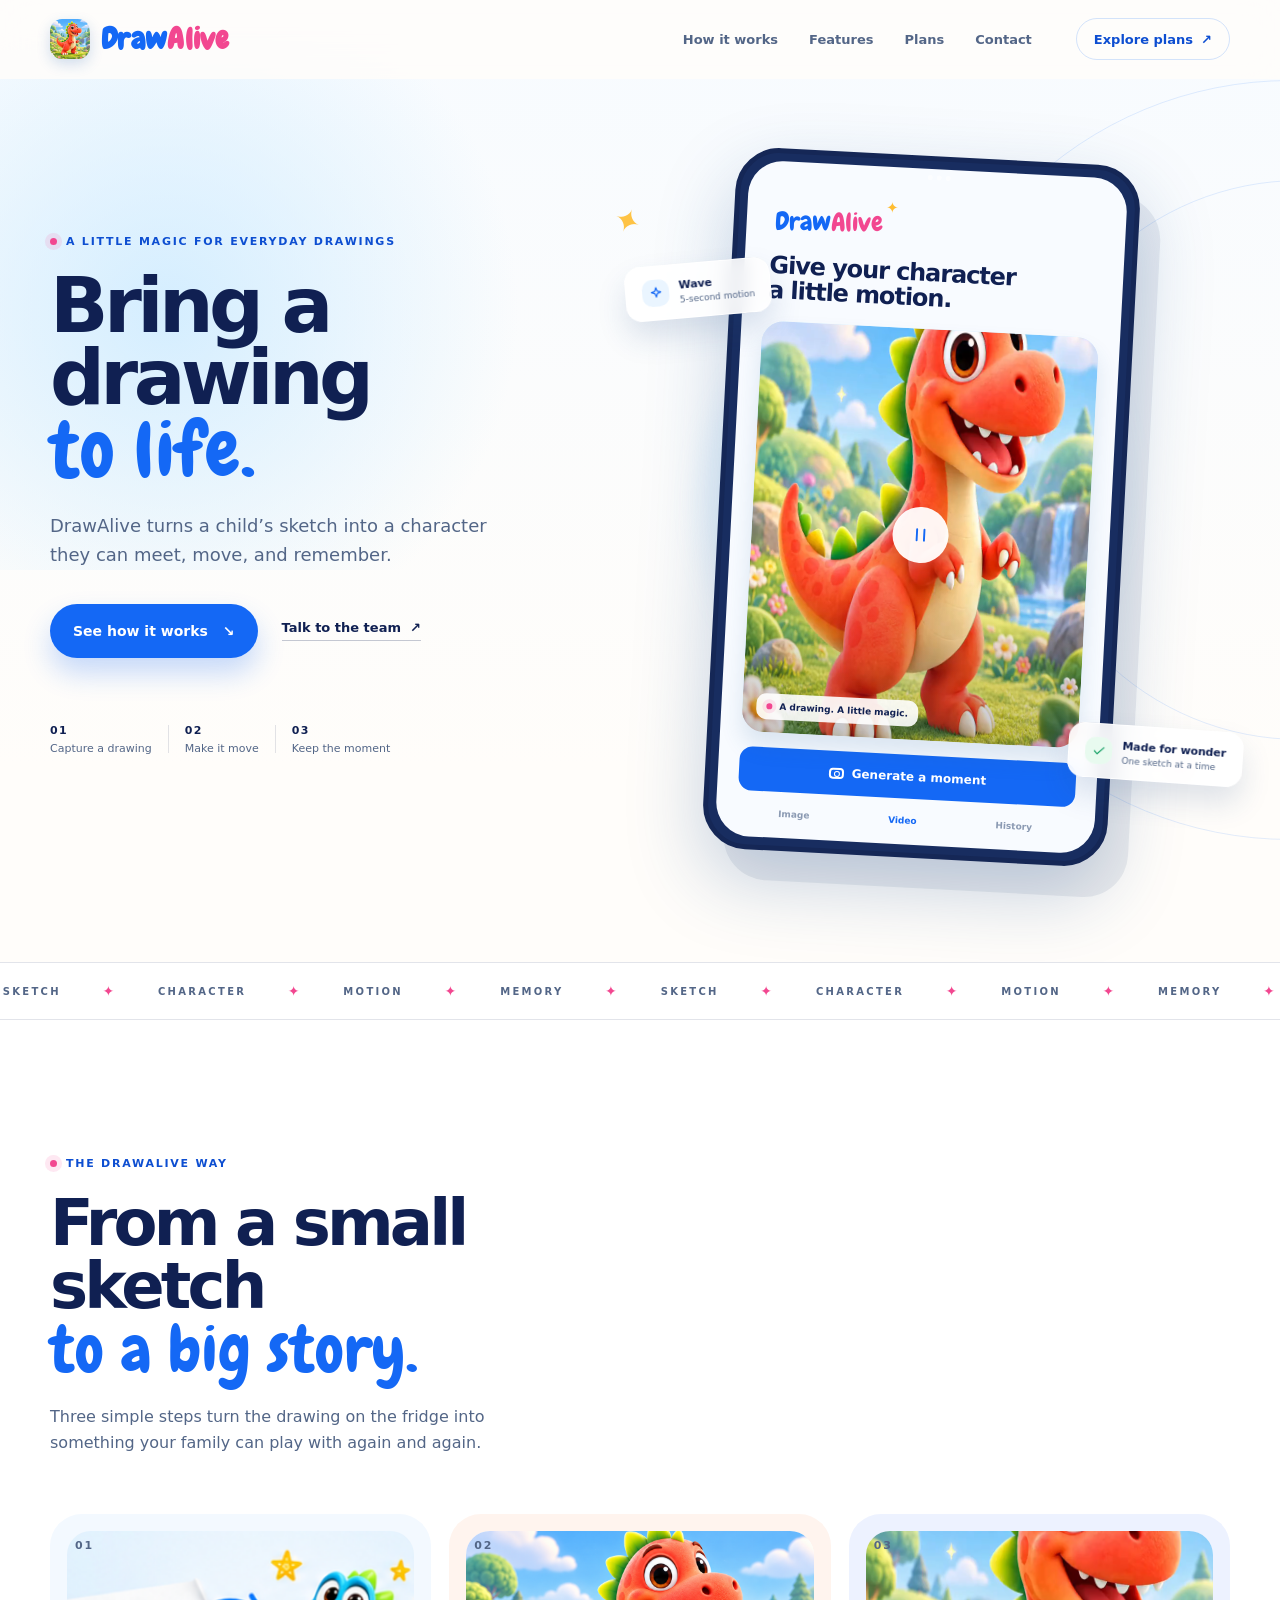
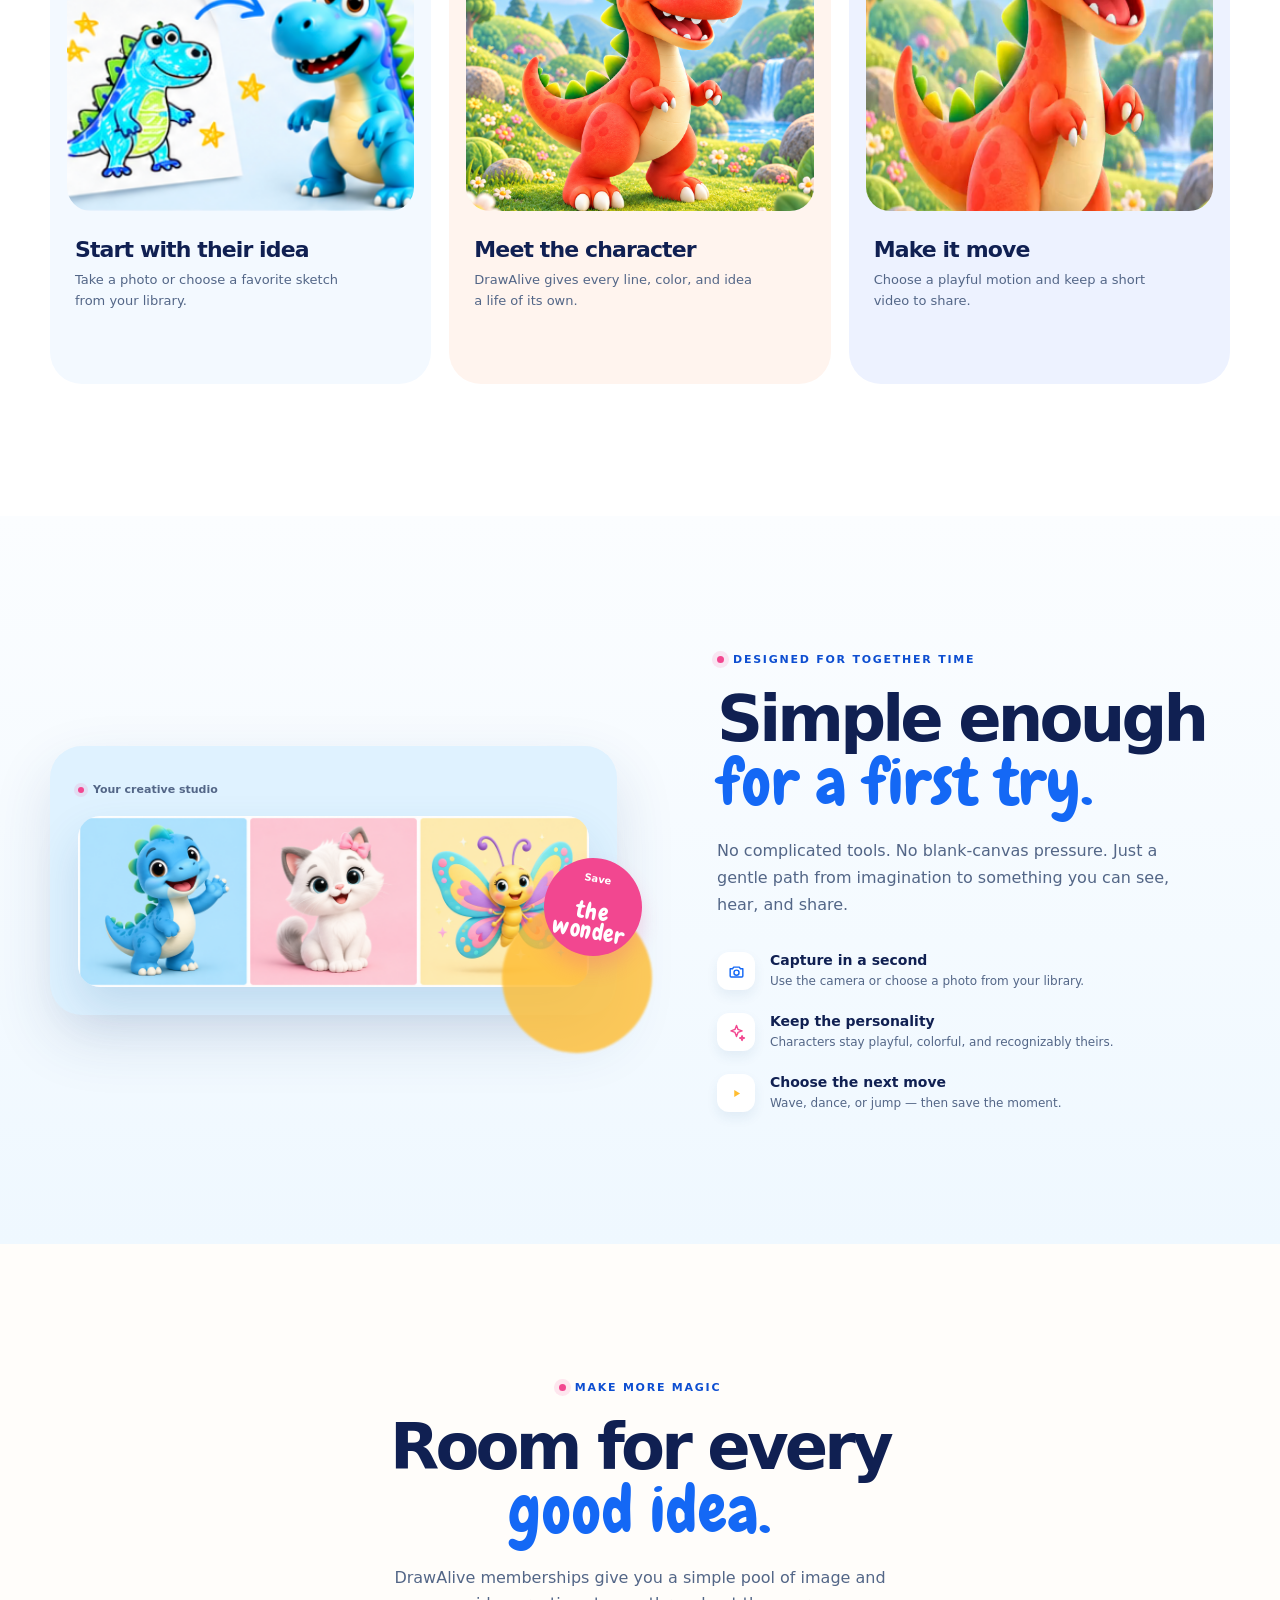
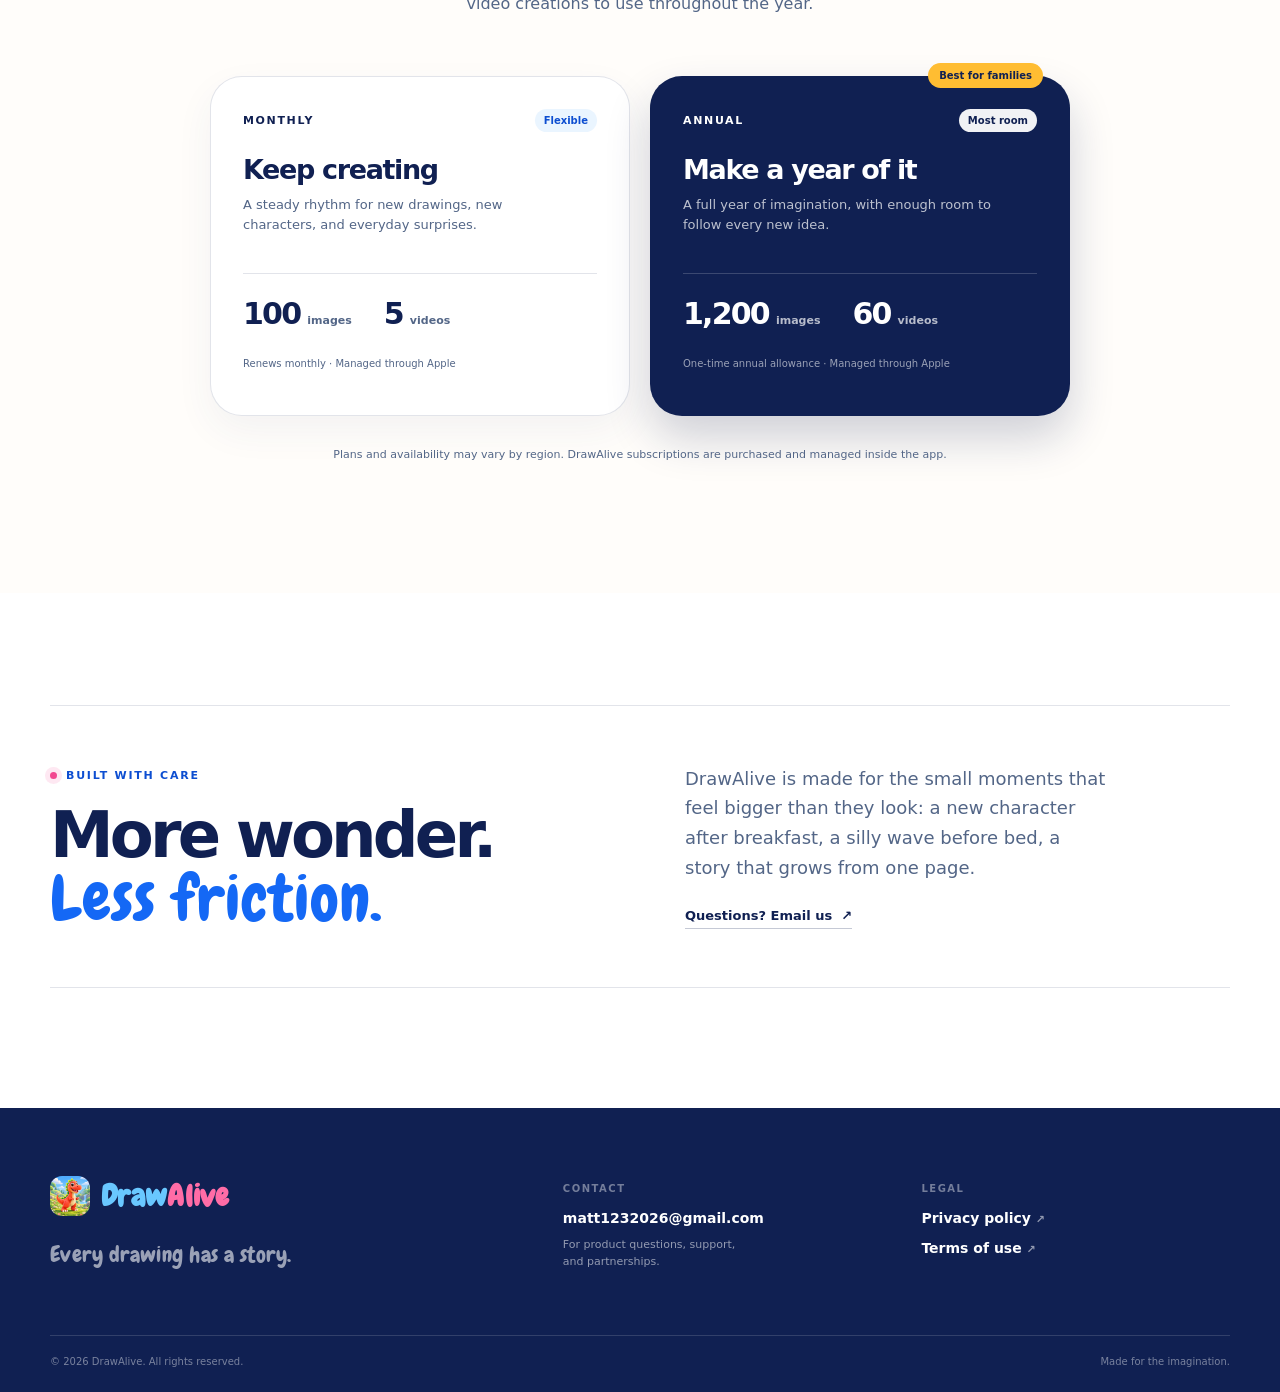
<file: index.html>
<!doctype html>
<html lang="en">
  <head>
    <meta charset="utf-8" />
    <meta name="viewport" content="width=device-width, initial-scale=1" />
    <meta name="theme-color" content="#f7fbff" />
    <meta name="description" content="DrawAlive turns children's drawings into lively characters and playful short videos." />
    <title>DrawAlive — Bring a drawing to life</title>
    <link rel="icon" href="assets/drawalive-app-icon.png" type="image/png" />
    <link rel="stylesheet" href="styles.css" />
  </head>
  <body>
    <a class="skip-link" href="#main-content">Skip to content</a>

    <header class="site-header" data-header>
      <div class="container nav-wrap">
        <a class="brand" href="#top" aria-label="DrawAlive home">
          <img class="brand-mark" src="assets/drawalive-app-icon.png" alt="" />
          <span class="brand-name">Draw<span>Alive</span></span>
        </a>

        <nav class="desktop-nav" aria-label="Primary navigation">
          <a href="#how-it-works">How it works</a>
          <a href="#features">Features</a>
          <a href="#plans">Plans</a>
          <a href="#contact">Contact</a>
        </nav>

        <a class="nav-cta" href="#plans">Explore plans <span aria-hidden="true">↗</span></a>
        <button class="menu-toggle" type="button" aria-expanded="false" aria-controls="mobile-nav">
          <span class="sr-only">Open navigation</span>
          <span></span><span></span>
        </button>
      </div>
      <nav class="mobile-nav" id="mobile-nav" aria-label="Mobile navigation">
        <a href="#how-it-works">How it works</a>
        <a href="#features">Features</a>
        <a href="#plans">Plans</a>
        <a href="#contact">Contact</a>
      </nav>
    </header>

    <main id="main-content">
      <section class="hero" id="top">
        <div class="hero-orbit hero-orbit-one" aria-hidden="true"></div>
        <div class="hero-orbit hero-orbit-two" aria-hidden="true"></div>
        <div class="hero-spark spark-one" aria-hidden="true">✦</div>
        <div class="hero-spark spark-two" aria-hidden="true">✦</div>
        <div class="container hero-grid">
          <div class="hero-copy reveal">
            <p class="eyebrow"><span class="eyebrow-dot"></span> A little magic for everyday drawings</p>
            <h1>Bring a drawing<br /><em>to life.</em></h1>
            <p class="hero-lede">DrawAlive turns a child’s sketch into a character they can meet, move, and remember.</p>
            <div class="hero-actions">
              <a class="button button-primary" href="#how-it-works">See how it works <span aria-hidden="true">↘</span></a>
              <a class="text-link" href="mailto:matt1232026@gmail.com">Talk to the team <span aria-hidden="true">↗</span></a>
            </div>
            <div class="hero-proof" aria-label="DrawAlive product details">
              <div class="proof-item"><strong>01</strong><span>Capture a drawing</span></div>
              <div class="proof-divider" aria-hidden="true"></div>
              <div class="proof-item"><strong>02</strong><span>Make it move</span></div>
              <div class="proof-divider" aria-hidden="true"></div>
              <div class="proof-item"><strong>03</strong><span>Keep the moment</span></div>
            </div>
          </div>

          <div class="hero-visual reveal reveal-delay" aria-label="A red dinosaur moving in a bright garden">
            <div class="hero-visual-glow" aria-hidden="true"></div>
            <div class="device-shell">
              <div class="device-topbar"><span></span><span></span><span></span></div>
              <div class="device-screen">
                <div class="screen-brand"><span>Draw</span><b>Alive</b><i aria-hidden="true">✦</i></div>
                <div class="screen-heading">Give your character<br />a little motion.</div>
                <div class="video-frame">
                  <video class="hero-video" poster="assets/red-dino-poster.png" muted loop playsinline autoplay preload="metadata">
                    <source src="assets/red-dino-video.mp4" type="video/mp4" />
                  </video>
                  <button class="video-toggle" type="button" aria-label="Pause preview">
                    <svg class="icon icon-pause" viewBox="0 0 24 24" aria-hidden="true"><path d="M8 6v12M16 6v12" /></svg>
                    <svg class="icon icon-play" viewBox="0 0 24 24" aria-hidden="true"><path d="m9 6 10 6-10 6V6Z" /></svg>
                  </button>
                  <div class="video-caption"><span class="status-dot"></span> A drawing. A little magic.</div>
                </div>
                <div class="screen-button"><span class="camera-icon" aria-hidden="true"></span> Generate a moment</div>
                <div class="screen-footer"><span>Image</span><span class="active">Video</span><span>History</span></div>
              </div>
            </div>
            <div class="floating-note note-one"><span class="note-icon" aria-hidden="true"><svg viewBox="0 0 24 24"><path d="m12 3 1.8 5.2L19 10l-5.2 1.8L12 17l-1.8-5.2L5 10l5.2-1.8L12 3Z" /></svg></span><span><strong>Wave</strong><small>5-second motion</small></span></div>
            <div class="floating-note note-two"><span class="mini-check" aria-hidden="true"><svg viewBox="0 0 24 24"><path d="m5 12 4.2 4.2L19 6.5" /></svg></span><span><strong>Made for wonder</strong><small>One sketch at a time</small></span></div>
          </div>
        </div>
      </section>

      <section class="marquee-band" aria-label="DrawAlive features">
        <div class="marquee-track">
          <span>SKETCH</span><i>✦</i><span>CHARACTER</span><i>✦</i><span>MOTION</span><i>✦</i><span>MEMORY</span><i>✦</i><span>SKETCH</span><i>✦</i><span>CHARACTER</span><i>✦</i><span>MOTION</span><i>✦</i><span>MEMORY</span><i>✦</i>
        </div>
      </section>

      <section class="section story-section" id="how-it-works">
        <div class="container">
          <div class="section-heading reveal">
            <p class="eyebrow"><span class="eyebrow-dot"></span> The DrawAlive way</p>
            <h2>From a small sketch<br /><em>to a big story.</em></h2>
            <p>Three simple steps turn the drawing on the fridge into something your family can play with again and again.</p>
          </div>
          <div class="story-grid">
            <article class="story-card story-card-drawing reveal">
              <div class="story-number">01</div>
              <div class="story-image drawing-image"><img src="assets/reference-to-dino.png" alt="A child drawing beside a blue dinosaur" /></div>
              <div class="story-card-copy"><h3>Start with their idea</h3><p>Take a photo or choose a favorite sketch from your library.</p></div>
            </article>
            <article class="story-card story-card-character reveal reveal-delay-short">
              <div class="story-number">02</div>
              <div class="story-image character-image"><img src="assets/drawalive-app-icon.png" alt="A cheerful red dinosaur in a garden" /></div>
              <div class="story-card-copy"><h3>Meet the character</h3><p>DrawAlive gives every line, color, and idea a life of its own.</p></div>
            </article>
            <article class="story-card story-card-motion reveal reveal-delay">
              <div class="story-number">03</div>
              <div class="story-image motion-image"><img src="assets/red-dino-poster.png" alt="A red dinosaur ready to move" /></div>
              <div class="story-card-copy"><h3>Make it move</h3><p>Choose a playful motion and keep a short video to share.</p></div>
            </article>
          </div>
        </div>
      </section>

      <section class="section feature-section" id="features">
        <div class="container feature-layout">
          <div class="feature-visual reveal">
            <div class="feature-visual-label"><span class="pulse-dot"></span> Your creative studio</div>
            <img src="assets/home-examples.png" alt="DrawAlive example characters including a dinosaur, cat, and butterfly" />
            <div class="feature-sticker"><span>Save</span><strong>the<br />wonder</strong></div>
          </div>
          <div class="feature-copy reveal reveal-delay">
            <p class="eyebrow"><span class="eyebrow-dot"></span> Designed for together time</p>
            <h2>Simple enough<br /><em>for a first try.</em></h2>
            <p class="feature-lede">No complicated tools. No blank-canvas pressure. Just a gentle path from imagination to something you can see, hear, and share.</p>
            <ul class="feature-list">
              <li><span class="feature-icon icon-camera" aria-hidden="true"><svg viewBox="0 0 24 24"><path d="M4 8.5h3l1.5-2h7l1.5 2h3v9.2A1.3 1.3 0 0 1 18.7 19H5.3A1.3 1.3 0 0 1 4 17.7V8.5Z" /><circle cx="12" cy="13.5" r="3.2" /></svg></span><span><strong>Capture in a second</strong><small>Use the camera or choose a photo from your library.</small></span></li>
              <li><span class="feature-icon icon-spark" aria-hidden="true"><svg viewBox="0 0 24 24"><path d="m12 3 1.9 5.1L19 10l-5.1 1.9L12 17l-1.9-5.1L5 10l5.1-1.9L12 3Z" /><path d="m19 16 .8 2.2L22 19l-2.2.8L19 22l-.8-2.2L16 19l2.2-.8L19 16Z" /></svg></span><span><strong>Keep the personality</strong><small>Characters stay playful, colorful, and recognizably theirs.</small></span></li>
              <li><span class="feature-icon icon-play-small" aria-hidden="true"><svg viewBox="0 0 24 24"><path d="m9 6 10 6-10 6V6Z" /></svg></span><span><strong>Choose the next move</strong><small>Wave, dance, or jump — then save the moment.</small></span></li>
            </ul>
          </div>
        </div>
      </section>

      <section class="section plan-section" id="plans">
        <div class="container">
          <div class="section-heading centered reveal">
            <p class="eyebrow"><span class="eyebrow-dot"></span> Make more magic</p>
            <h2>Room for every<br /><em>good idea.</em></h2>
            <p>DrawAlive memberships give you a simple pool of image and video creations to use throughout the year.</p>
          </div>
          <div class="plans-grid">
            <article class="plan-card reveal">
              <div class="plan-top"><span class="plan-kicker">Monthly</span><span class="plan-badge">Flexible</span></div>
              <h3>Keep creating</h3>
              <p class="plan-copy">A steady rhythm for new drawings, new characters, and everyday surprises.</p>
              <div class="plan-credits"><div><strong>100</strong><span>images</span></div><div><strong>5</strong><span>videos</span></div></div>
              <p class="plan-footnote">Renews monthly · Managed through Apple</p>
            </article>
            <article class="plan-card plan-card-featured reveal reveal-delay-short">
              <div class="plan-ribbon">Best for families</div>
              <div class="plan-top"><span class="plan-kicker">Annual</span><span class="plan-badge">Most room</span></div>
              <h3>Make a year of it</h3>
              <p class="plan-copy">A full year of imagination, with enough room to follow every new idea.</p>
              <div class="plan-credits"><div><strong>1,200</strong><span>images</span></div><div><strong>60</strong><span>videos</span></div></div>
              <p class="plan-footnote">One-time annual allowance · Managed through Apple</p>
            </article>
          </div>
          <p class="plans-note reveal">Plans and availability may vary by region. DrawAlive subscriptions are purchased and managed inside the app.</p>
        </div>
      </section>

      <section class="section trust-section">
        <div class="container trust-layout reveal">
          <div><p class="eyebrow"><span class="eyebrow-dot"></span> Built with care</p><h2>More wonder.<br /><em>Less friction.</em></h2></div>
          <div class="trust-copy"><p>DrawAlive is made for the small moments that feel bigger than they look: a new character after breakfast, a silly wave before bed, a story that grows from one page.</p><a class="text-link" href="mailto:matt1232026@gmail.com">Questions? Email us <span aria-hidden="true">↗</span></a></div>
        </div>
      </section>
    </main>

    <footer class="site-footer" id="contact">
      <div class="container footer-top">
        <div class="footer-brand">
          <a class="brand" href="#top" aria-label="DrawAlive home"><img class="brand-mark" src="assets/drawalive-app-icon.png" alt="" /><span class="brand-name">Draw<span>Alive</span></span></a>
          <p>Every drawing has a story.</p>
        </div>
        <div class="footer-column"><p class="footer-label">Contact</p><a href="mailto:matt1232026@gmail.com">matt1232026@gmail.com</a><span>For product questions, support, and partnerships.</span></div>
        <div class="footer-column"><p class="footer-label">Legal</p><a href="privacy.html">Privacy policy <span aria-hidden="true">↗</span></a><a href="terms.html">Terms of use <span aria-hidden="true">↗</span></a></div>
      </div>
      <div class="container footer-bottom"><span>© <span data-year></span> DrawAlive. All rights reserved.</span><span>Made for the imagination.</span></div>
    </footer>

    <script src="script.js"></script>
  </body>
</html>
</file>
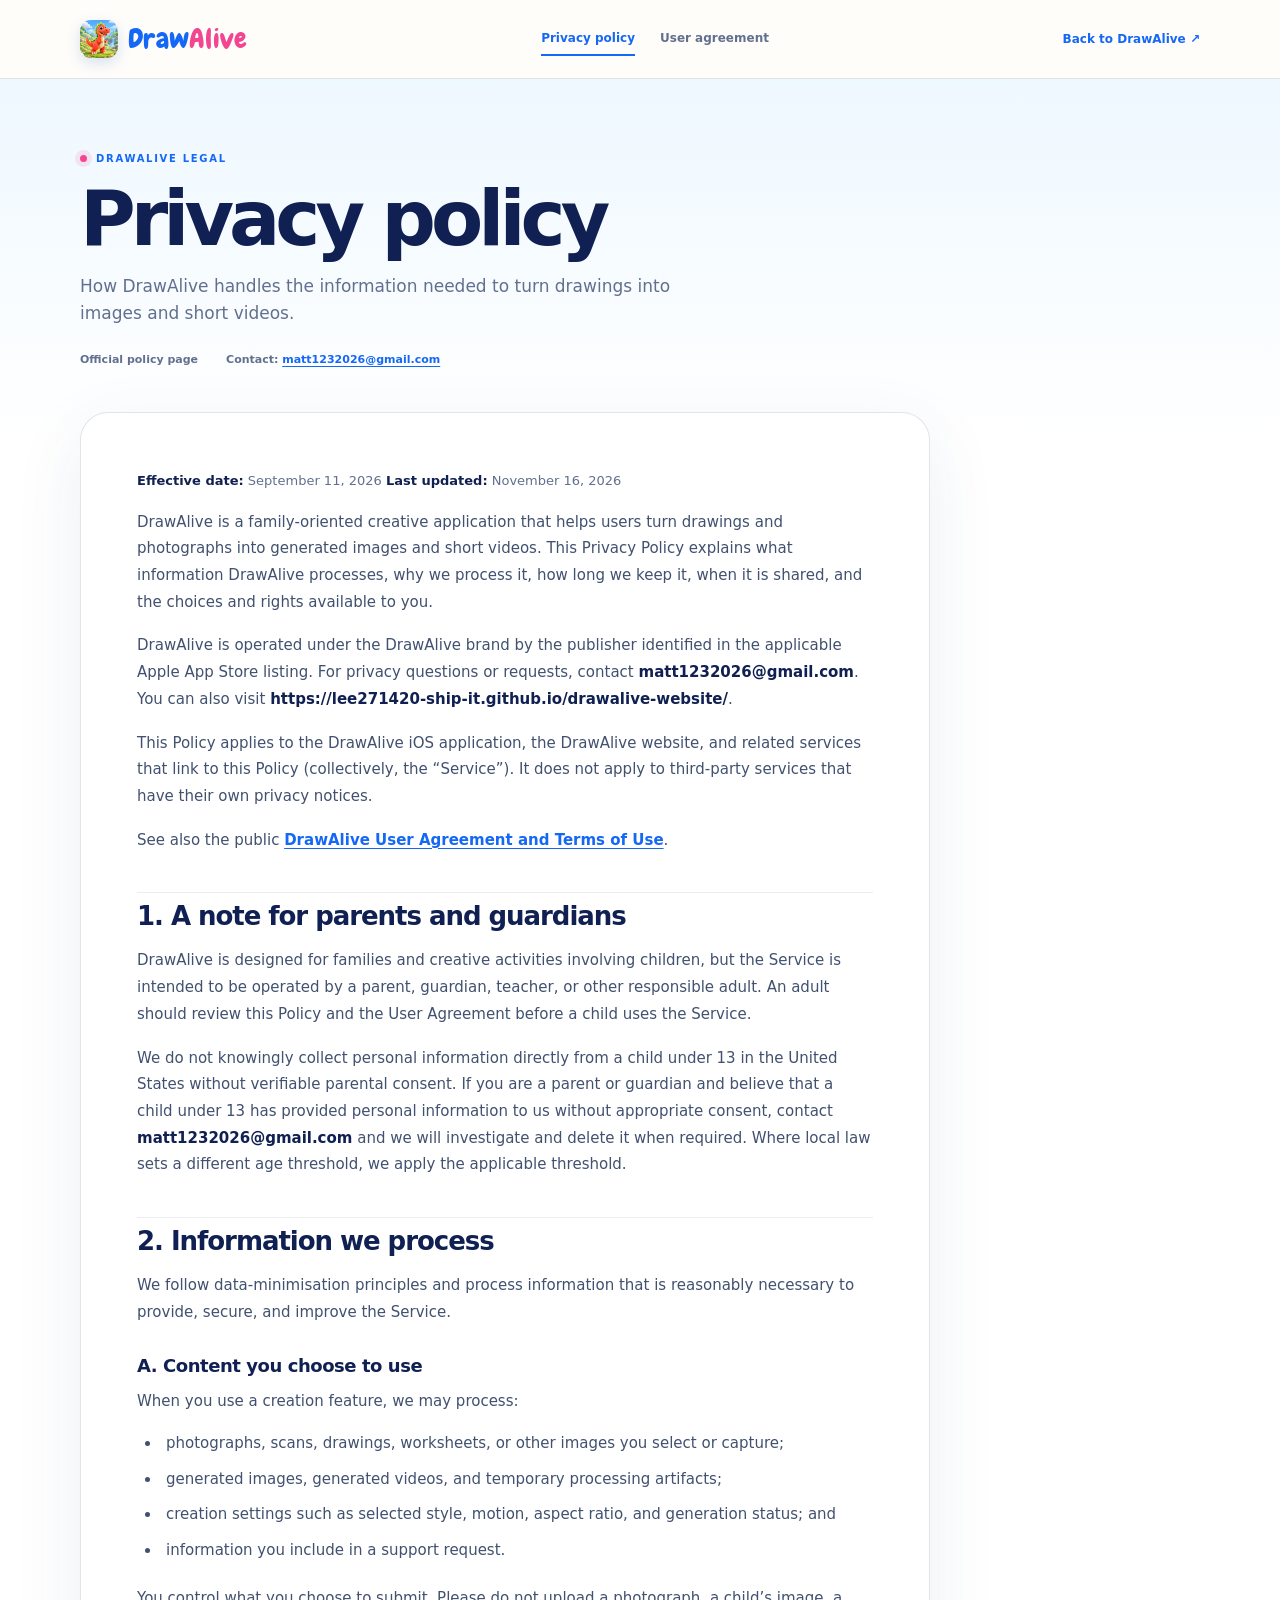
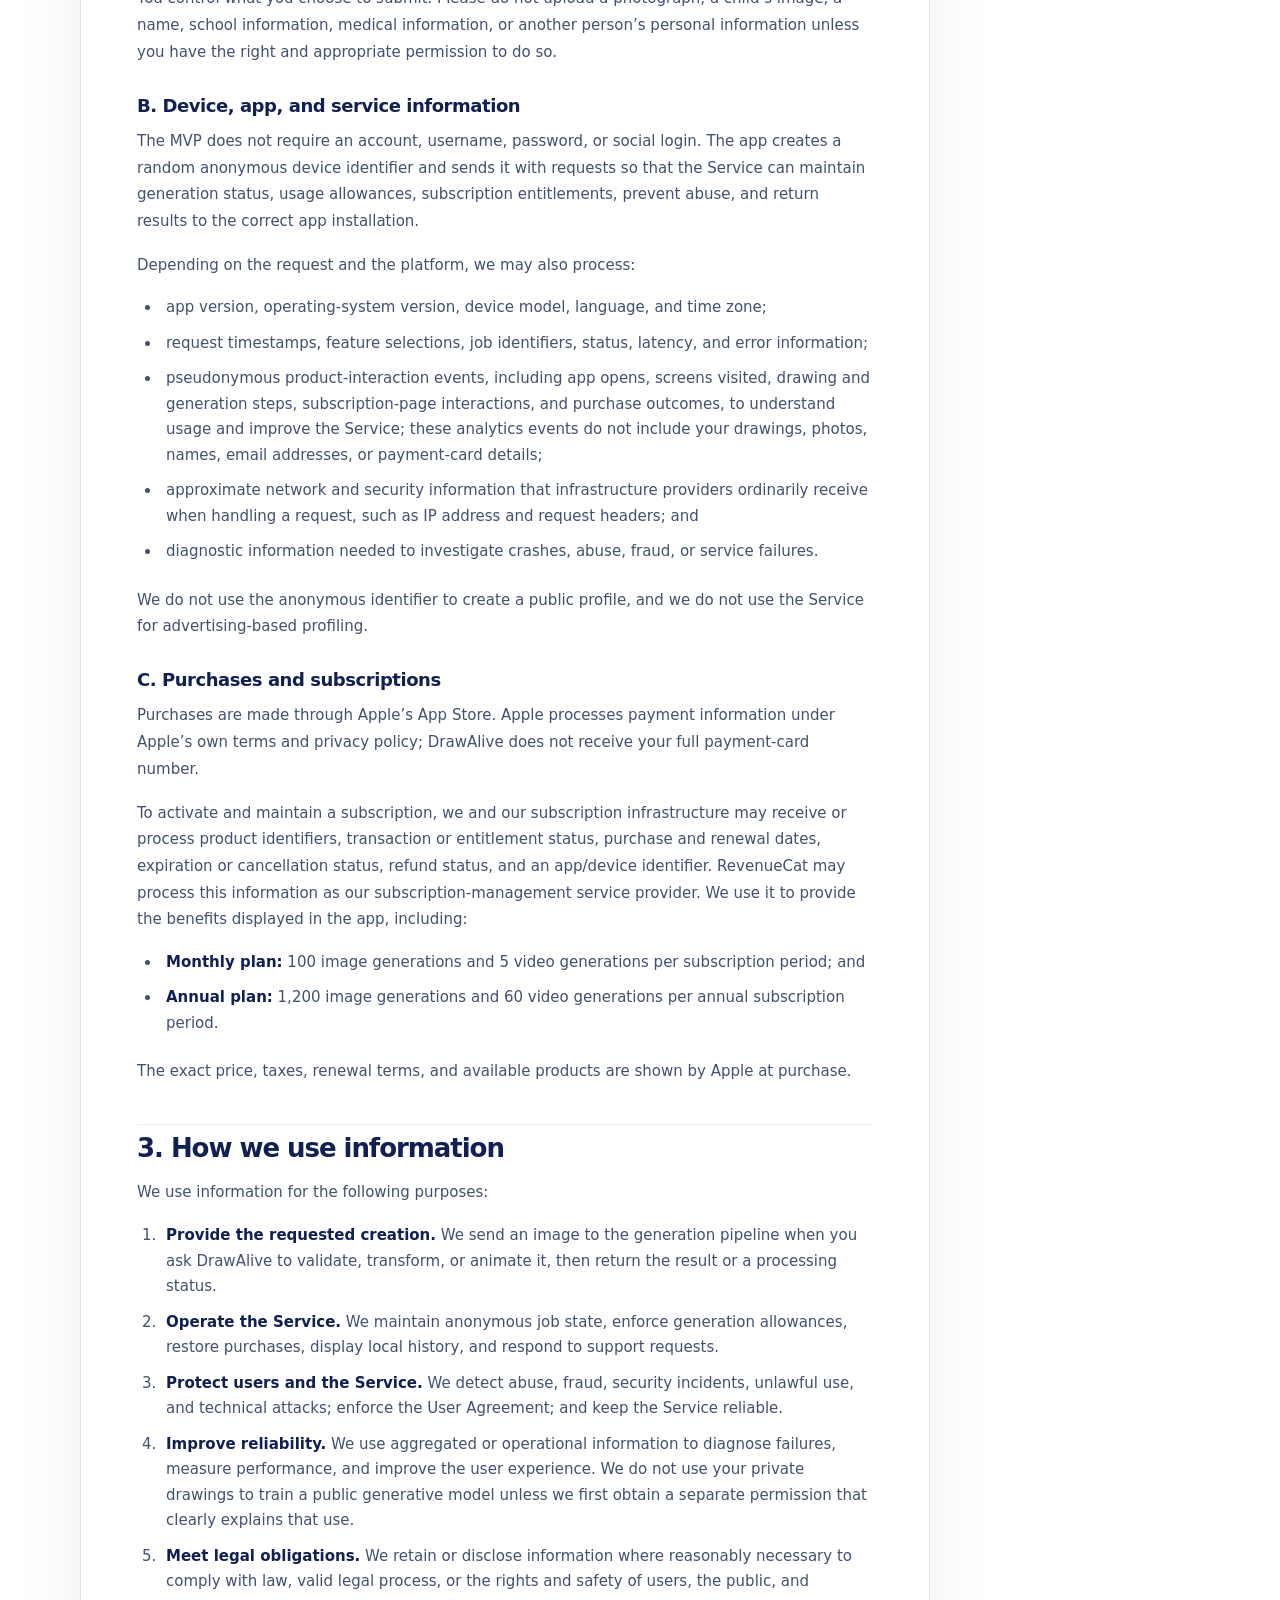
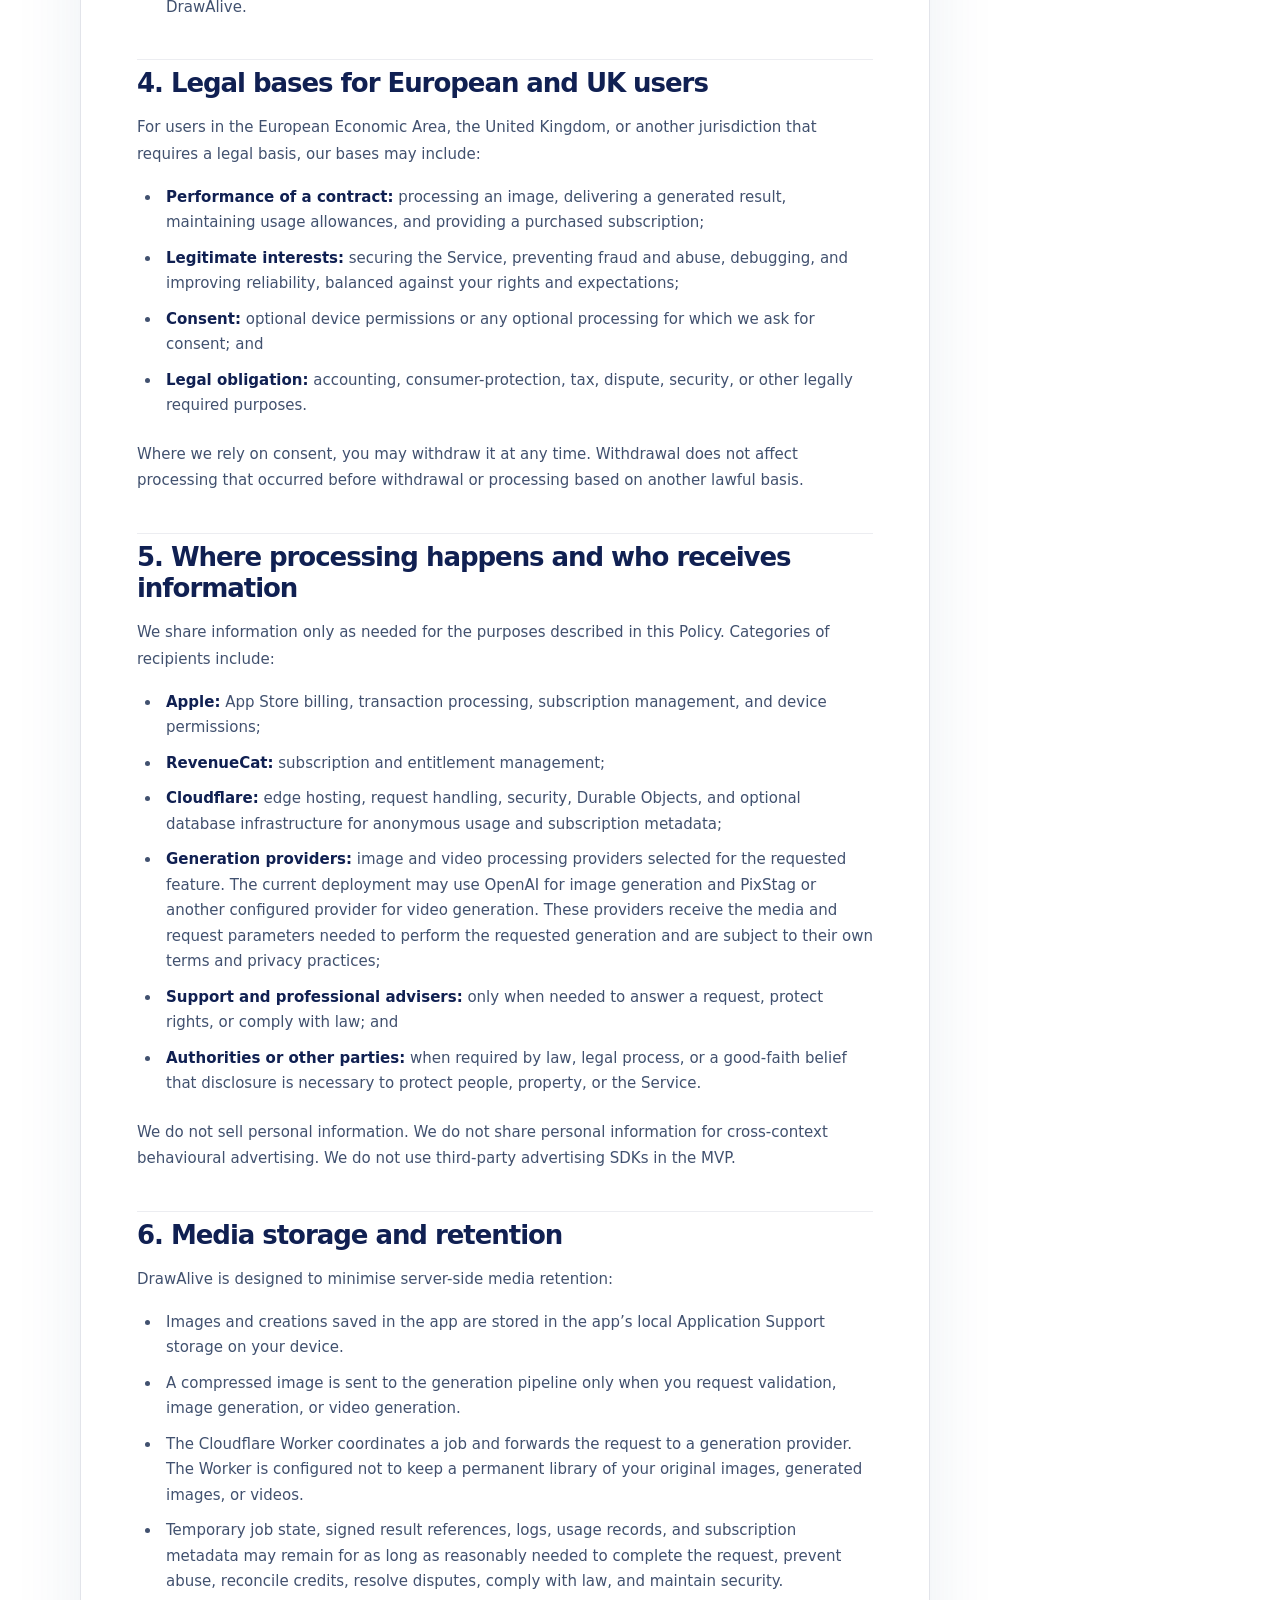
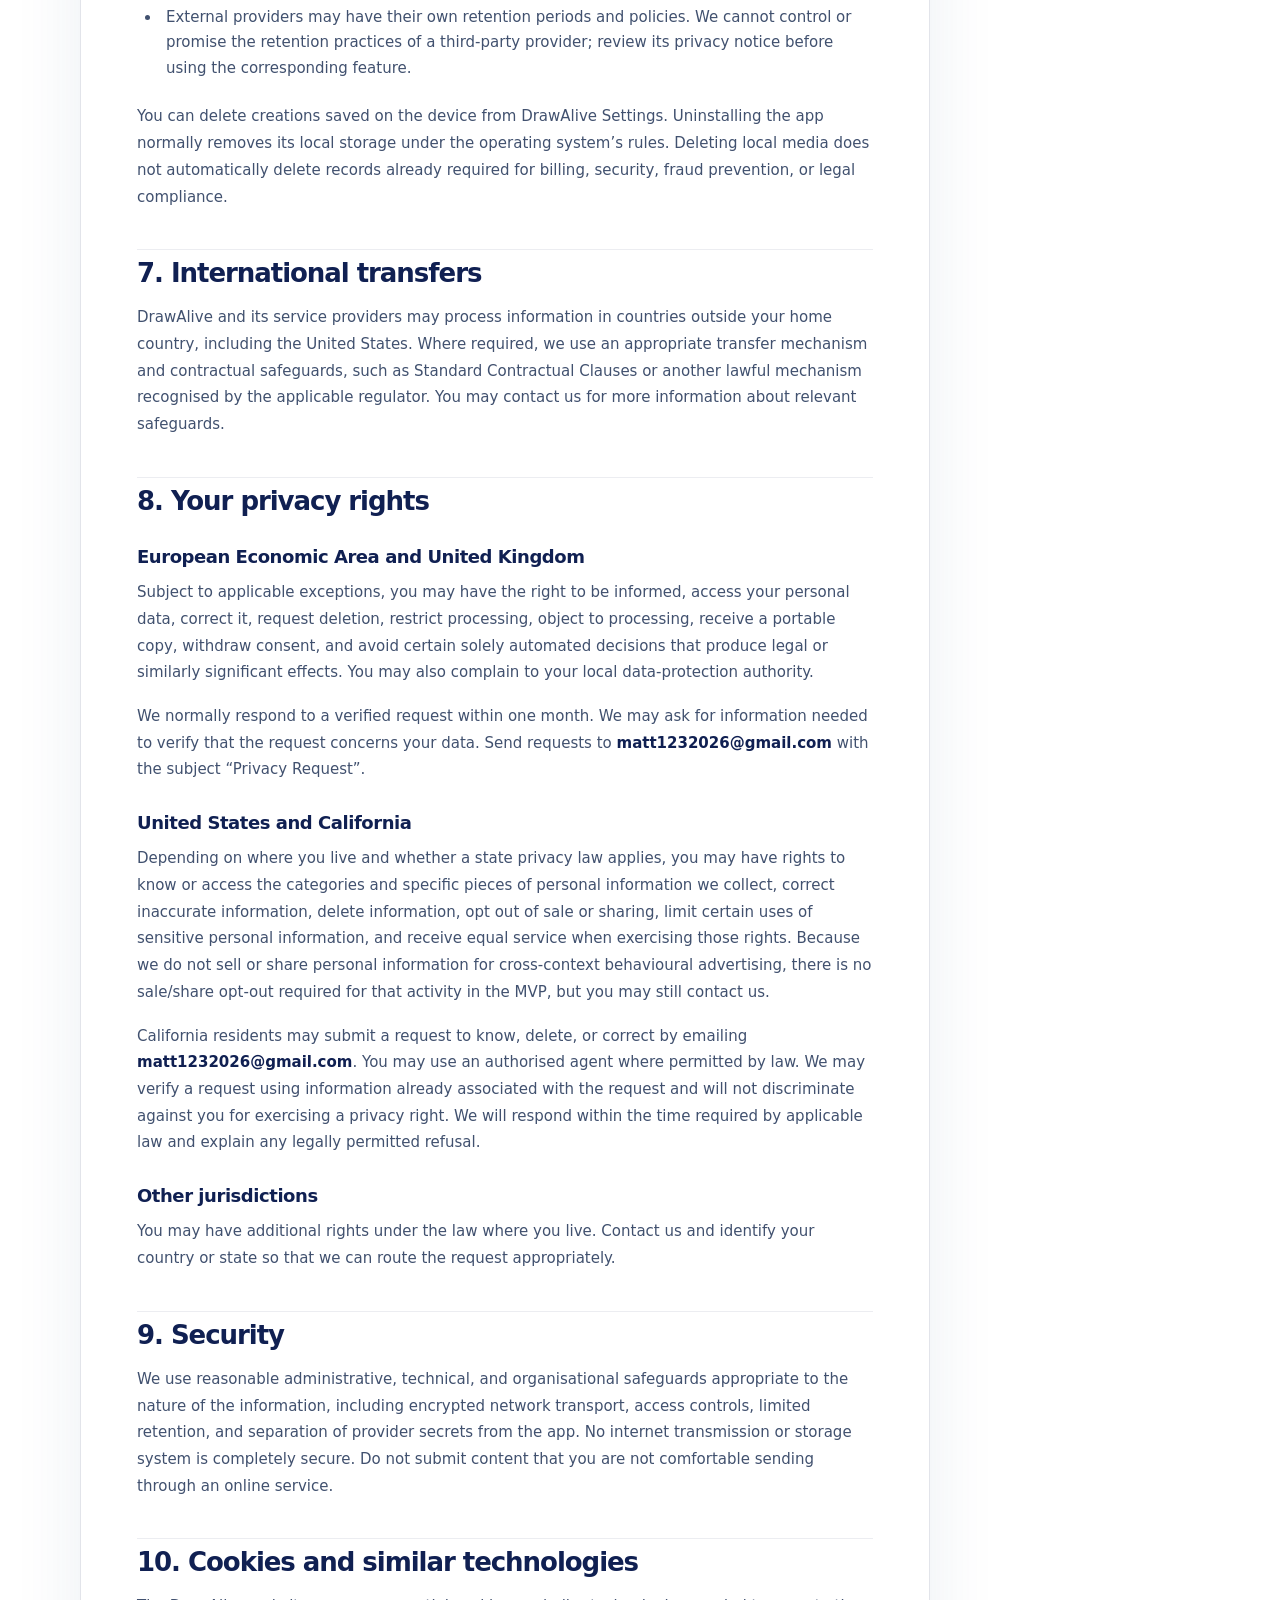
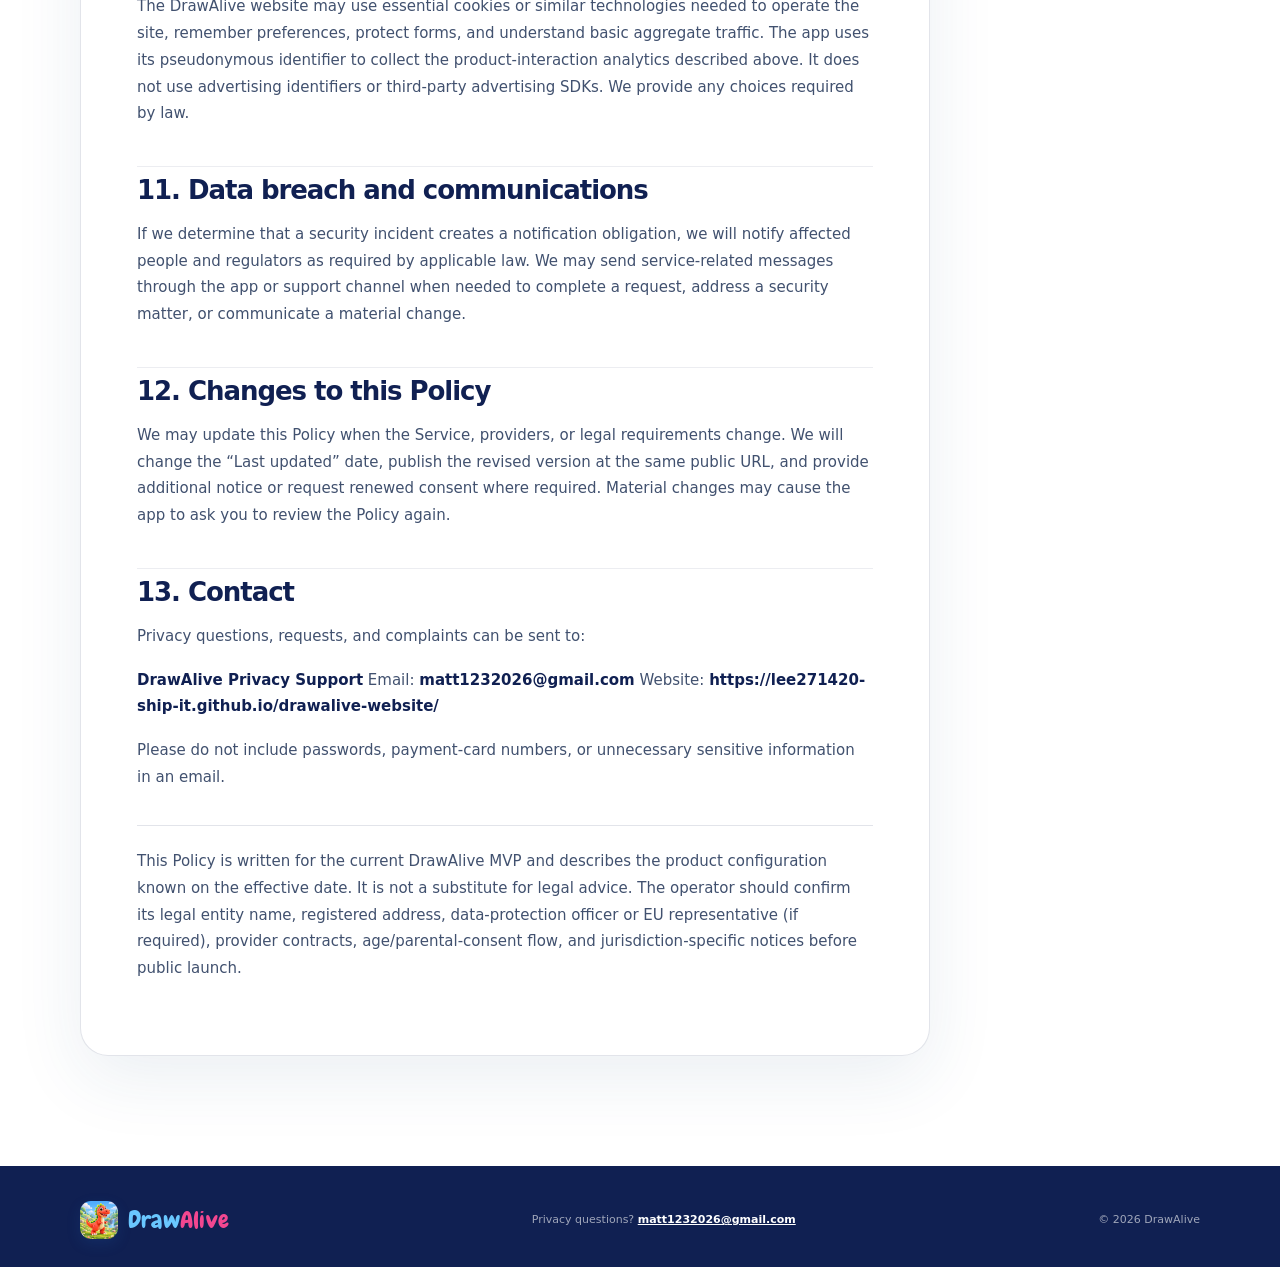
<file: privacy.html>
<!doctype html>
<html lang="en">
<head>
  <meta charset="utf-8" />
  <meta name="viewport" content="width=device-width, initial-scale=1" />
  <meta name="description" content="DrawAlive Privacy Policy" />
  <title>Privacy Policy — DrawAlive</title>
  <link rel="icon" href="assets/drawalive-app-icon.png" type="image/png" />
  <link rel="stylesheet" href="legal.css" />
</head>
<body data-document="PRIVACY_POLICY.md">
  <a class="skip-link" href="#document">Skip to policy content</a>
  <header class="legal-header"><div class="legal-container legal-nav">
    <a class="legal-brand" href="index.html" aria-label="Back to DrawAlive home"><img src="assets/drawalive-app-icon.png" alt="" /><span>Draw<span>Alive</span></span></a>
    <nav aria-label="Legal navigation"><a class="current" href="privacy.html">Privacy policy</a><a href="terms.html">User agreement</a></nav>
    <a class="back-link" href="index.html">Back to DrawAlive <span aria-hidden="true">↗</span></a>
  </div></header>
  <main class="legal-main"><div class="legal-container">
    <div class="legal-hero"><p class="legal-kicker"><span></span> DrawAlive legal</p><h1>Privacy policy</h1><p class="legal-intro">How DrawAlive handles the information needed to turn drawings into images and short videos.</p><div class="legal-meta"><span>Official policy page</span><span>Contact: <a href="mailto:matt1232026@gmail.com">matt1232026@gmail.com</a></span></div></div>
    <article class="legal-document" id="document" aria-label="DrawAlive Privacy Policy"><div class="document-loading" role="status">Loading policy…</div></article>
  </div></main>
  <footer class="legal-footer"><div class="legal-container"><a class="legal-brand" href="index.html"><img src="assets/drawalive-app-icon.png" alt="" /><span>Draw<span>Alive</span></span></a><p>Privacy questions? <a href="mailto:matt1232026@gmail.com">matt1232026@gmail.com</a></p><span>© <span data-year></span> DrawAlive</span></div></footer>
  <script src="legal.js?v=4"></script>
</body>
</html>
</file>
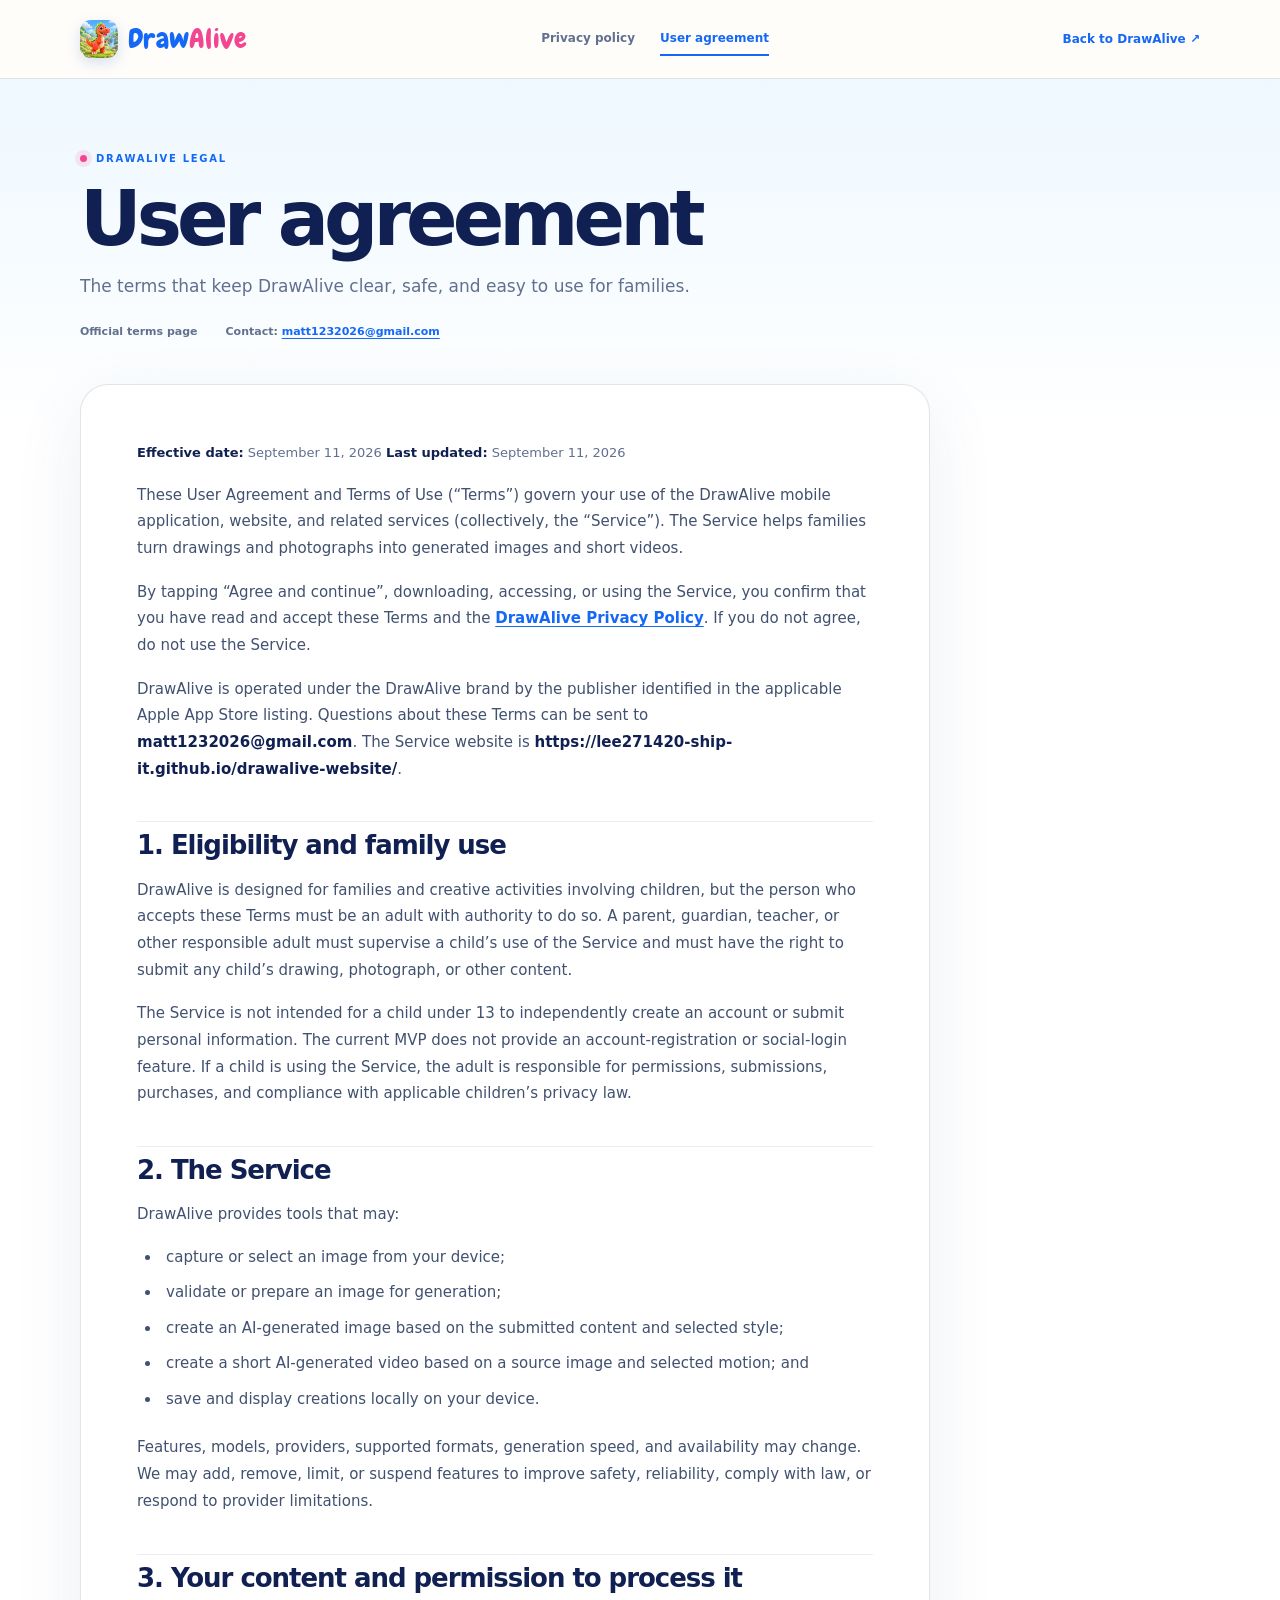
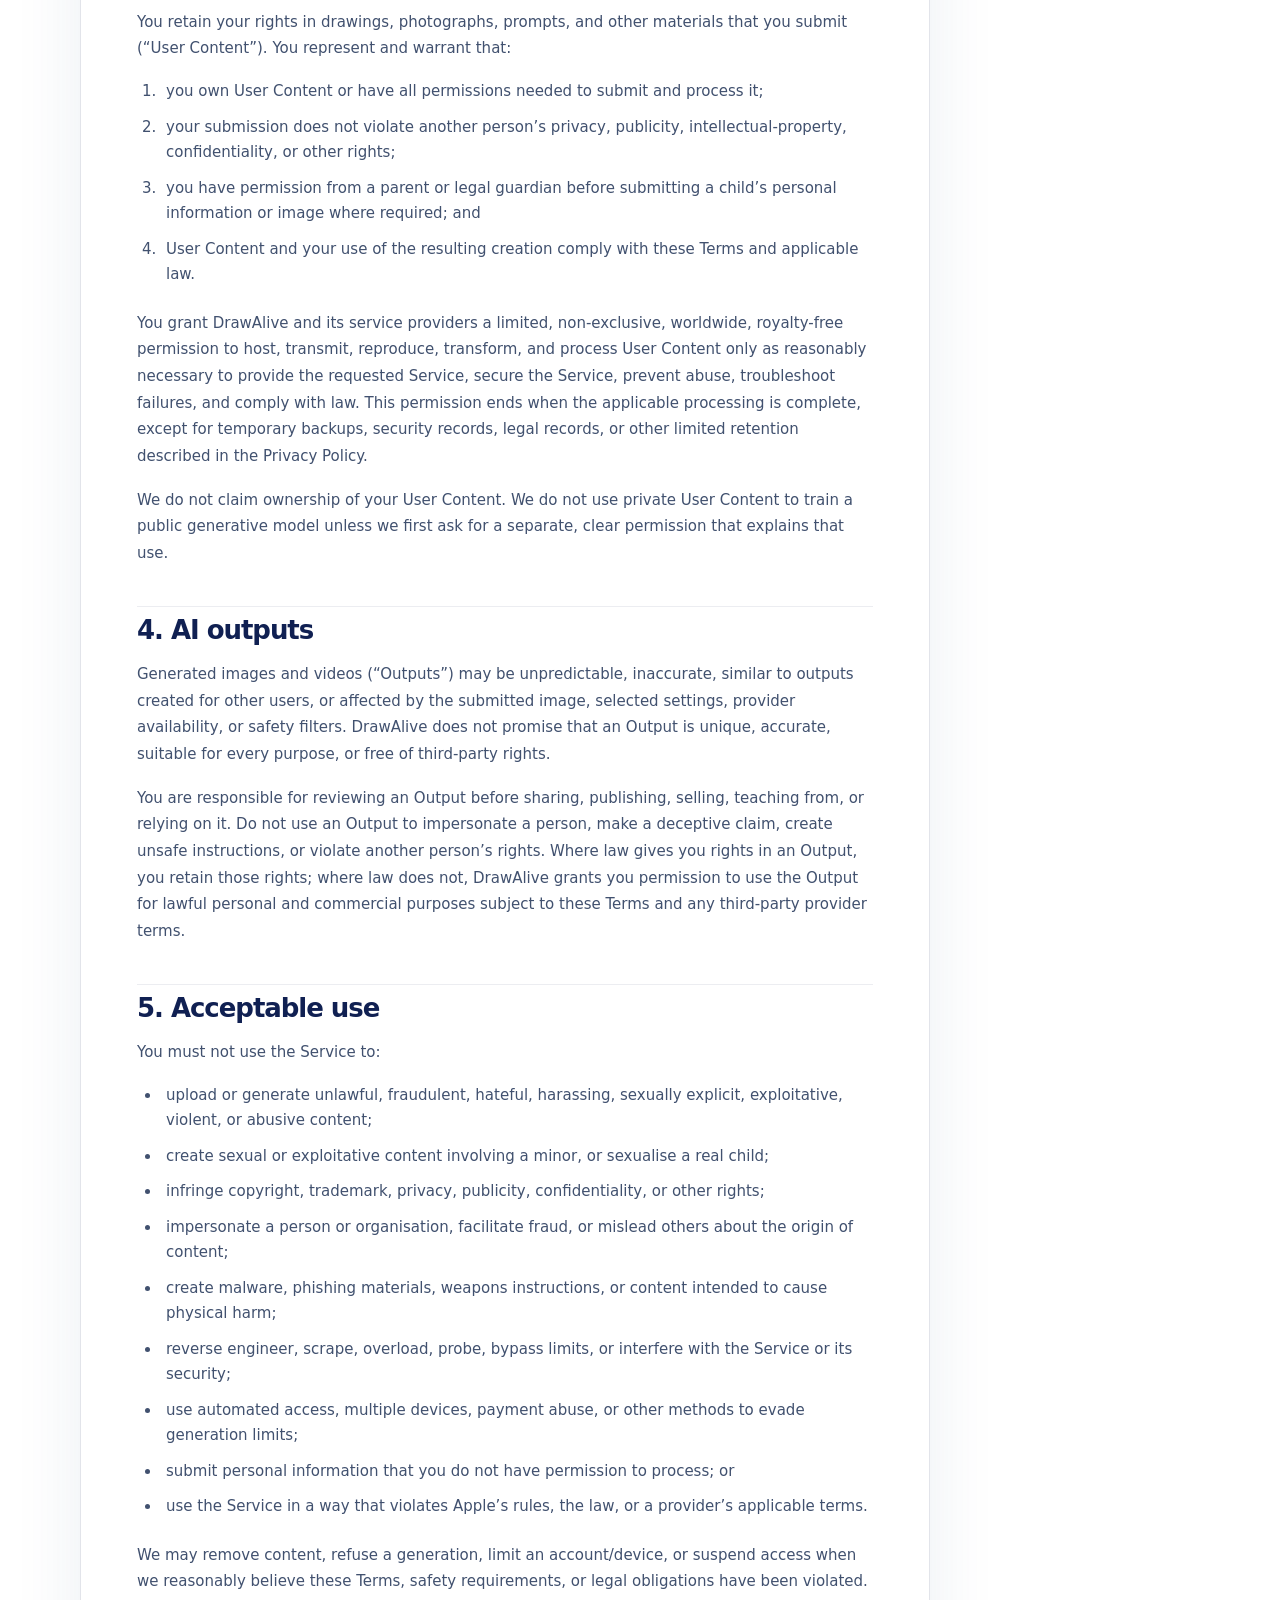
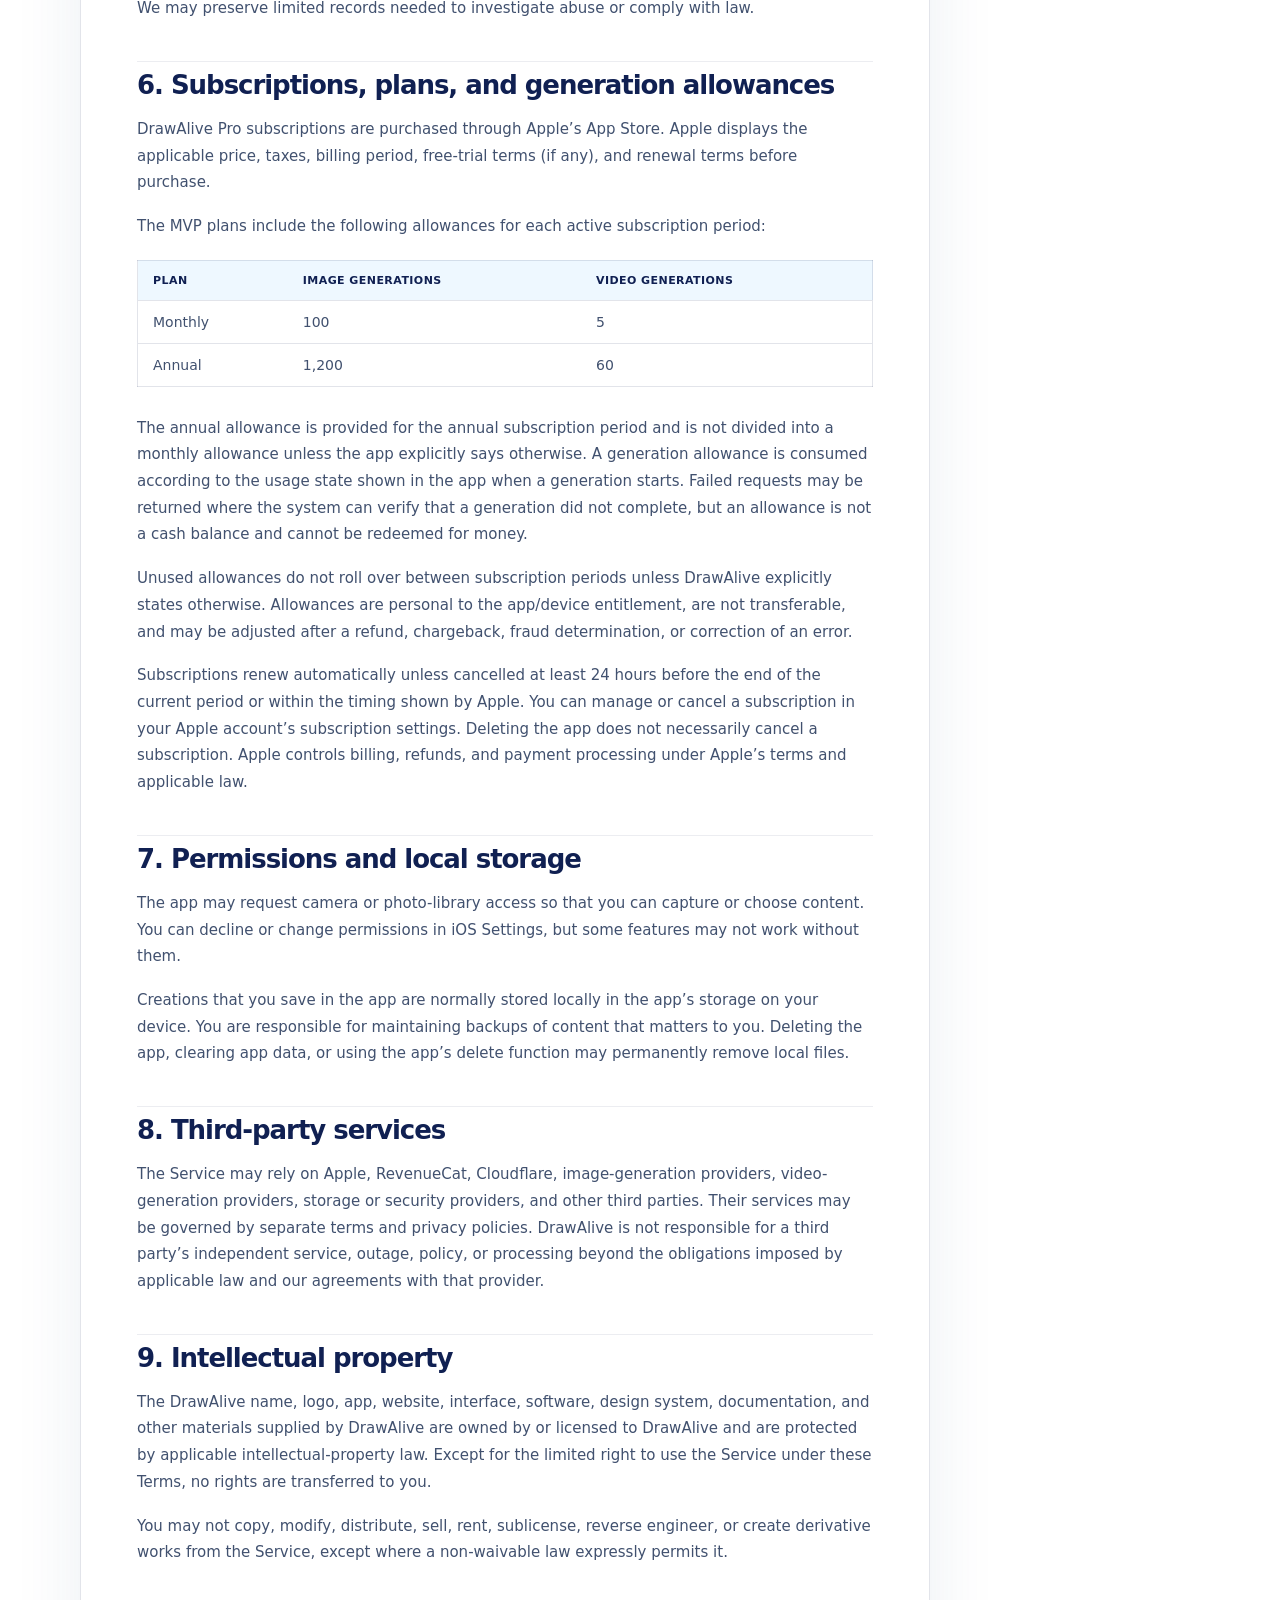
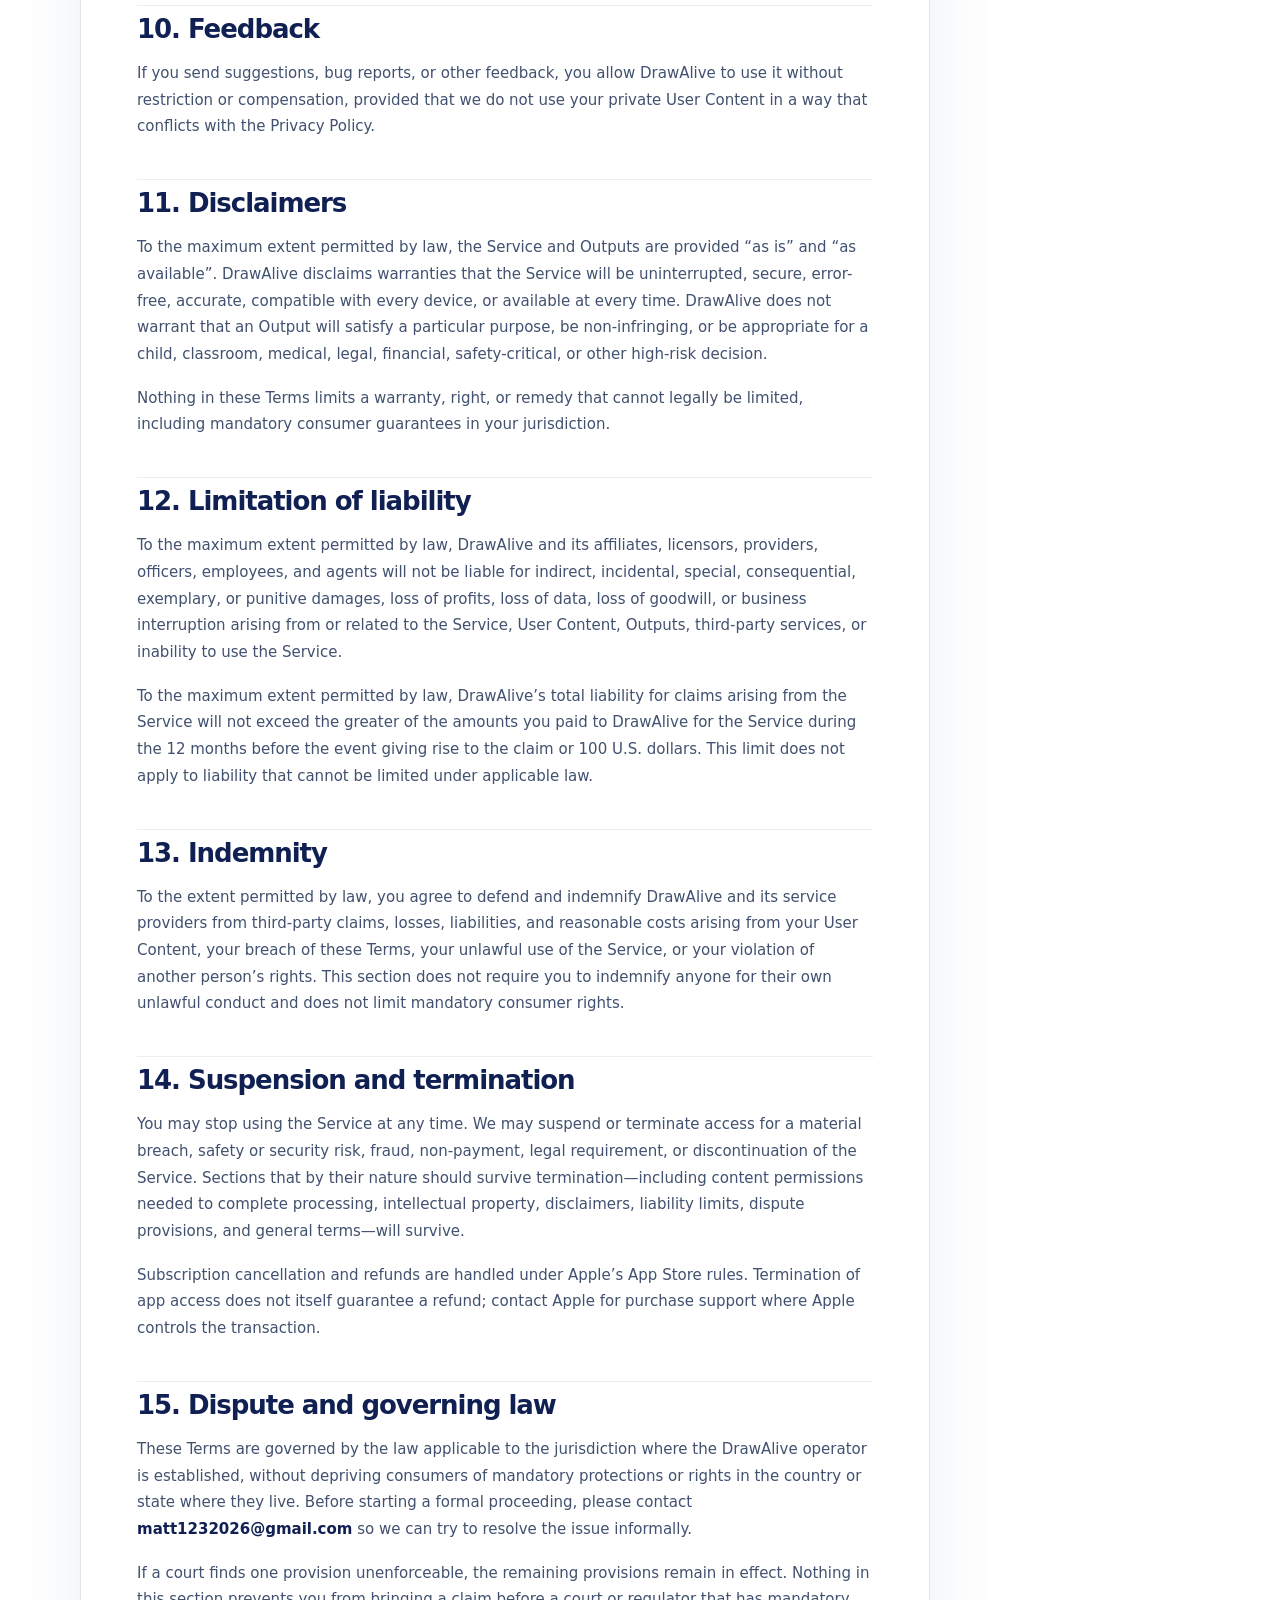
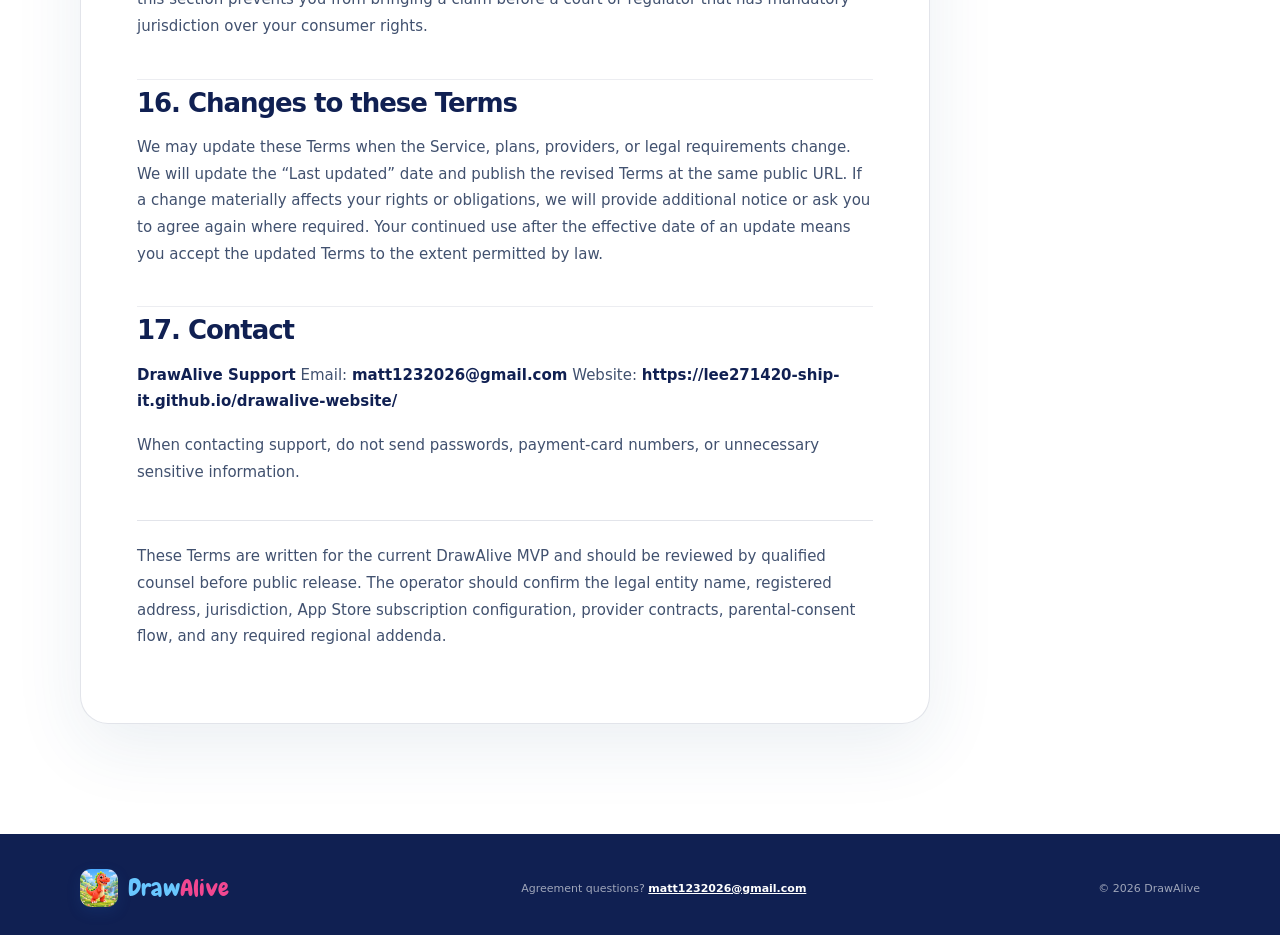
<file: terms.html>
<!doctype html>
<html lang="en">
<head>
  <meta charset="utf-8" />
  <meta name="viewport" content="width=device-width, initial-scale=1" />
  <meta name="description" content="DrawAlive User Agreement and Terms of Use" />
  <title>User Agreement — DrawAlive</title>
  <link rel="icon" href="assets/drawalive-app-icon.png" type="image/png" />
  <link rel="stylesheet" href="legal.css" />
</head>
<body data-document="TERMS_OF_USE.md">
  <a class="skip-link" href="#document">Skip to agreement content</a>
  <header class="legal-header"><div class="legal-container legal-nav">
    <a class="legal-brand" href="index.html" aria-label="Back to DrawAlive home"><img src="assets/drawalive-app-icon.png" alt="" /><span>Draw<span>Alive</span></span></a>
    <nav aria-label="Legal navigation"><a href="privacy.html">Privacy policy</a><a class="current" href="terms.html">User agreement</a></nav>
    <a class="back-link" href="index.html">Back to DrawAlive <span aria-hidden="true">↗</span></a>
  </div></header>
  <main class="legal-main"><div class="legal-container">
    <div class="legal-hero"><p class="legal-kicker"><span></span> DrawAlive legal</p><h1>User agreement</h1><p class="legal-intro">The terms that keep DrawAlive clear, safe, and easy to use for families.</p><div class="legal-meta"><span>Official terms page</span><span>Contact: <a href="mailto:matt1232026@gmail.com">matt1232026@gmail.com</a></span></div></div>
    <article class="legal-document" id="document" aria-label="DrawAlive User Agreement"><div class="document-loading" role="status">Loading agreement…</div></article>
  </div></main>
  <footer class="legal-footer"><div class="legal-container"><a class="legal-brand" href="index.html"><img src="assets/drawalive-app-icon.png" alt="" /><span>Draw<span>Alive</span></span></a><p>Agreement questions? <a href="mailto:matt1232026@gmail.com">matt1232026@gmail.com</a></p><span>© <span data-year></span> DrawAlive</span></div></footer>
  <script src="legal.js?v=4"></script>
</body>
</html>
</file>
<file: styles.css>
@font-face {
  font-family: "Chewy";
  src: url("assets/Chewy-Regular.ttf") format("truetype");
  font-display: swap;
}

:root {
  --ink: #102052;
  --ink-soft: #536687;
  --blue: #1468f5;
  --blue-deep: #0d4ed1;
  --blue-pale: #eaf5ff;
  --pink: #f24790;
  --yellow: #ffbd32;
  --cream: #fffdfa;
  --line: rgba(16, 32, 82, 0.12);
  --shadow: 0 24px 60px rgba(36, 74, 125, 0.14);
  --container: 1180px;
  --radius-lg: 32px;
  --radius-md: 22px;
}

* { box-sizing: border-box; }
html { scroll-behavior: smooth; }
body { margin: 0; color: var(--ink); background: var(--cream); font-family: Inter, ui-sans-serif, system-ui, -apple-system, BlinkMacSystemFont, "Segoe UI", sans-serif; -webkit-font-smoothing: antialiased; overflow-x: hidden; }
::selection { background: #cfe4ff; color: var(--ink); }
a { color: inherit; text-decoration: none; }
button, a { -webkit-tap-highlight-color: transparent; }
button { font: inherit; }
img, video { display: block; max-width: 100%; }
.container { width: min(calc(100% - 48px), var(--container)); margin: 0 auto; }
.sr-only { position: absolute; width: 1px; height: 1px; padding: 0; margin: -1px; overflow: hidden; clip: rect(0, 0, 0, 0); white-space: nowrap; border: 0; }
.skip-link { position: fixed; top: 12px; left: 12px; z-index: 100; transform: translateY(-180%); padding: 12px 16px; border-radius: 12px; background: var(--ink); color: white; transition: transform .2s ease; }
.skip-link:focus { transform: translateY(0); }

.site-header { position: fixed; inset: 0 0 auto; z-index: 20; background: rgba(255, 253, 250, .82); backdrop-filter: blur(18px); border-bottom: 1px solid transparent; transition: border-color .2s ease, box-shadow .2s ease; }
.site-header.scrolled { border-color: var(--line); box-shadow: 0 10px 30px rgba(16, 32, 82, .05); }
.nav-wrap { height: 78px; display: flex; align-items: center; justify-content: space-between; gap: 28px; }
.brand { display: inline-flex; align-items: center; gap: 11px; font-weight: 800; letter-spacing: -.04em; }
.brand-mark { width: 40px; height: 40px; object-fit: cover; border-radius: 12px; box-shadow: 0 5px 14px rgba(31, 96, 177, .2); }
.brand-name { font-family: "Chewy", cursive; font-size: 30px; line-height: 1; letter-spacing: .01em; color: var(--blue); }
.brand-name span { color: var(--pink); }
.desktop-nav { display: flex; align-items: center; gap: 31px; margin-left: auto; margin-right: 16px; color: var(--ink-soft); font-size: 13px; font-weight: 700; }
.desktop-nav a, .mobile-nav a { transition: color .2s ease; }
.desktop-nav a:hover, .mobile-nav a:hover { color: var(--blue); }
.nav-cta { display: inline-flex; align-items: center; gap: 8px; min-height: 42px; padding: 0 17px; border: 1px solid rgba(20, 104, 245, .18); border-radius: 999px; color: var(--blue-deep); font-size: 13px; font-weight: 800; transition: background .2s ease, transform .2s ease; }
.nav-cta:hover { background: var(--blue-pale); transform: translateY(-1px); }
.menu-toggle { display: none; width: 44px; height: 44px; border: 0; background: transparent; cursor: pointer; }
.menu-toggle span:not(.sr-only) { display: block; width: 20px; height: 2px; margin: 5px auto; border-radius: 2px; background: var(--ink); }
.mobile-nav { display: none; }

.hero { position: relative; min-height: 780px; padding: 156px 0 104px; overflow: hidden; background: linear-gradient(180deg, #f7fbff 0%, #fffdfa 80%); }
.hero::before { position: absolute; content: ""; width: 70vw; height: 520px; left: -22vw; top: 50px; background: radial-gradient(circle, rgba(208, 236, 255, .9) 0%, rgba(208, 236, 255, 0) 68%); pointer-events: none; }
.hero-grid { position: relative; z-index: 1; display: grid; grid-template-columns: minmax(0, .9fr) minmax(460px, 1.1fr); align-items: center; gap: 58px; }
.hero-copy { padding-bottom: 30px; }
.eyebrow { display: inline-flex; align-items: center; gap: 9px; margin: 0 0 22px; color: var(--blue-deep); font-size: 11px; font-weight: 900; letter-spacing: .16em; text-transform: uppercase; }
.eyebrow-dot { width: 7px; height: 7px; border-radius: 50%; background: var(--pink); box-shadow: 0 0 0 5px rgba(242, 71, 144, .12); }
h1, h2, h3, p { margin-top: 0; }
h1, h2 { letter-spacing: -.06em; }
h1 { margin-bottom: 26px; font-size: clamp(54px, 6vw, 86px); line-height: .94; font-weight: 850; }
h1 em, h2 em { color: var(--blue); font-family: "Chewy", cursive; font-style: normal; font-weight: 400; letter-spacing: .015em; }
.hero-lede { max-width: 440px; margin-bottom: 34px; color: var(--ink-soft); font-size: 18px; line-height: 1.6; }
.hero-actions { display: flex; align-items: center; gap: 24px; flex-wrap: wrap; }
.button { display: inline-flex; align-items: center; justify-content: center; gap: 15px; min-height: 54px; padding: 0 23px; border-radius: 999px; font-size: 14px; font-weight: 850; transition: transform .2s ease, box-shadow .2s ease, background .2s ease; }
.button:hover { transform: translateY(-3px); }
.button-primary { color: white; background: var(--blue); box-shadow: 0 15px 28px rgba(20, 104, 245, .24); }
.button-primary:hover { background: var(--blue-deep); box-shadow: 0 18px 34px rgba(20, 104, 245, .3); }
.text-link { display: inline-flex; align-items: center; gap: 9px; color: var(--ink); font-size: 13px; font-weight: 850; border-bottom: 1px solid rgba(16, 32, 82, .24); padding-bottom: 5px; transition: color .2s ease, border-color .2s ease; }
.text-link:hover { color: var(--blue); border-color: var(--blue); }
.hero-proof { display: flex; align-items: center; gap: 16px; margin-top: 66px; color: var(--ink-soft); }
.proof-item { display: flex; flex-direction: column; gap: 5px; }
.proof-item strong { color: var(--ink); font-size: 11px; letter-spacing: .12em; }
.proof-item span { font-size: 11px; white-space: nowrap; }
.proof-divider { width: 1px; height: 28px; background: var(--line); }

.hero-visual { position: relative; min-height: 570px; display: grid; place-items: center; }
.hero-visual-glow { position: absolute; width: 450px; height: 450px; border-radius: 50%; background: radial-gradient(circle at 45% 45%, rgba(255, 196, 62, .34), rgba(109, 195, 255, .18) 42%, rgba(255, 255, 255, 0) 69%); filter: blur(12px); }
.device-shell { position: relative; width: min(405px, 72%); padding: 8px; border: 5px solid #152756; border-radius: 44px; background: #182d60; box-shadow: 22px 30px 0 rgba(18, 37, 86, .08), 0 30px 75px rgba(29, 80, 148, .25); transform: rotate(3deg); }
.device-topbar { position: absolute; z-index: 4; top: 14px; left: 50%; display: flex; gap: 4px; transform: translateX(-50%); }
.device-topbar span { width: 5px; height: 5px; border-radius: 50%; background: rgba(255, 255, 255, .6); }
.device-screen { position: relative; overflow: hidden; min-height: 645px; padding: 42px 21px 19px; border-radius: 34px; background: #f8fbff; }
.screen-brand { position: relative; z-index: 1; margin: 0 0 24px 7px; color: var(--blue); font-family: "Chewy", cursive; font-size: 26px; line-height: 1; transform: rotate(-2deg); }
.screen-brand b { color: var(--pink); font-weight: 400; }
.screen-brand i { position: absolute; top: -10px; left: 111px; color: var(--yellow); font-family: system-ui; font-size: 15px; font-style: normal; }
.screen-heading { margin: 0 0 18px 4px; color: var(--ink); font-size: 24px; font-weight: 850; line-height: 1.05; letter-spacing: -.045em; }
.video-frame { position: relative; overflow: hidden; aspect-ratio: .82; border-radius: 22px; background: #d8efff; box-shadow: 0 14px 22px rgba(45, 101, 157, .14); }
.hero-video { width: 100%; height: 100%; object-fit: cover; }
.video-frame::after { position: absolute; inset: 0; content: ""; background: linear-gradient(180deg, transparent 60%, rgba(9, 24, 63, .23)); pointer-events: none; }
.video-toggle { position: absolute; z-index: 2; top: 50%; left: 50%; display: grid; place-items: center; width: 56px; height: 56px; border: 0; border-radius: 50%; background: rgba(255, 255, 255, .94); color: var(--blue); box-shadow: 0 10px 25px rgba(16, 32, 82, .2); cursor: pointer; transform: translate(-50%, -50%); transition: transform .2s ease, background .2s ease; }
.video-toggle:hover { background: white; transform: translate(-50%, -50%) scale(1.06); }
.video-toggle .icon { width: 22px; height: 22px; fill: none; stroke: currentColor; stroke-width: 2.1; stroke-linecap: round; stroke-linejoin: round; }
.video-toggle .icon-play { display: none; fill: currentColor; stroke: none; margin-left: 3px; }
.video-frame.is-paused .icon-pause { display: none; }
.video-frame.is-paused .icon-play { display: block; }
.video-caption { position: absolute; z-index: 2; left: 14px; bottom: 13px; display: inline-flex; align-items: center; gap: 7px; padding: 8px 10px; border-radius: 10px; background: rgba(255, 255, 255, .9); color: var(--ink); font-size: 9px; font-weight: 800; }
.status-dot, .pulse-dot { width: 6px; height: 6px; border-radius: 50%; background: var(--pink); box-shadow: 0 0 0 4px rgba(242, 71, 144, .12); }
.screen-button { display: flex; align-items: center; justify-content: center; gap: 8px; height: 44px; margin-top: 15px; border-radius: 13px; color: white; background: var(--blue); font-size: 12px; font-weight: 850; }
.camera-icon { position: relative; width: 15px; height: 11px; border: 2px solid currentColor; border-radius: 4px; }
.camera-icon::before { position: absolute; content: ""; width: 4px; height: 4px; top: 1.5px; left: 3.5px; border: 1.5px solid currentColor; border-radius: 50%; }
.screen-footer { display: flex; justify-content: space-around; padding: 17px 2px 0; color: #8b9ab3; font-size: 9px; font-weight: 800; }
.screen-footer .active { color: var(--blue); }
.floating-note { position: absolute; z-index: 3; display: flex; align-items: center; gap: 10px; padding: 13px 16px; border: 1px solid rgba(255, 255, 255, .8); border-radius: 16px; background: rgba(255, 255, 255, .88); box-shadow: 0 16px 30px rgba(35, 77, 132, .15); backdrop-filter: blur(10px); transform: rotate(-5deg); }
.floating-note strong, .floating-note small { display: block; }
.floating-note strong { font-size: 11px; letter-spacing: -.01em; }
.floating-note small { margin-top: 3px; color: var(--ink-soft); font-size: 9px; }
.note-icon, .mini-check { display: grid; place-items: center; width: 27px; height: 27px; border-radius: 10px; color: var(--blue); background: var(--blue-pale); }
.note-icon svg, .mini-check svg { width: 16px; height: 16px; fill: none; stroke: currentColor; stroke-width: 1.8; stroke-linecap: round; stroke-linejoin: round; }
.mini-check { color: #1ba369; background: #e8faef; }
.note-one { top: 106px; left: 2%; }
.note-two { right: -2%; bottom: 76px; transform: rotate(4deg); }
.hero-orbit { position: absolute; border: 1px solid rgba(20, 104, 245, .12); border-radius: 50%; pointer-events: none; }
.hero-orbit-one { width: 760px; height: 760px; right: -390px; top: 80px; }
.hero-orbit-two { width: 560px; height: 560px; right: -300px; top: 180px; }
.hero-spark { position: absolute; color: var(--yellow); font-size: 32px; opacity: .9; }
.spark-one { top: 21%; left: 48%; transform: rotate(22deg); }
.spark-two { right: 7%; bottom: 19%; color: var(--pink); font-size: 22px; transform: rotate(-17deg); }

.marquee-band { overflow: hidden; border-top: 1px solid var(--line); border-bottom: 1px solid var(--line); background: #fff; }
.marquee-track { display: flex; align-items: center; justify-content: space-around; min-width: max-content; gap: 36px; padding: 20px 0; color: var(--ink-soft); font-size: 10px; font-weight: 900; letter-spacing: .23em; }
.marquee-track i { color: var(--pink); font-size: 14px; font-style: normal; }

.section { padding: 132px 0; }
.section-heading { max-width: 590px; margin-bottom: 58px; }
.section-heading.centered { max-width: 610px; margin-right: auto; margin-left: auto; text-align: center; }
.section-heading.centered .eyebrow { justify-content: center; }
h2 { margin-bottom: 23px; font-size: clamp(44px, 5vw, 70px); line-height: .98; font-weight: 850; }
.section-heading > p:last-child { max-width: 520px; margin-bottom: 0; color: var(--ink-soft); font-size: 16px; line-height: 1.65; }
.section-heading.centered > p:last-child { margin-right: auto; margin-left: auto; }
.story-section { background: #fff; }
.story-grid { display: grid; grid-template-columns: repeat(3, 1fr); gap: 18px; }
.story-card { position: relative; overflow: hidden; min-height: 470px; padding: 17px; border-radius: var(--radius-lg); background: #f3f9ff; }
.story-card-character { background: #fff4ee; }
.story-card-motion { background: #edf2ff; }
.story-number { position: absolute; z-index: 2; top: 25px; left: 25px; color: var(--ink-soft); font-size: 11px; font-weight: 900; letter-spacing: .17em; }
.story-image { overflow: hidden; height: 280px; margin-bottom: 26px; border-radius: 24px; background: white; }
.story-image img { width: 100%; height: 100%; object-fit: cover; transition: transform .5s cubic-bezier(.2, .7, .2, 1); }
.story-card:hover .story-image img { transform: scale(1.04); }
.drawing-image img { object-fit: cover; }
.character-image img { object-position: 57% center; }
.motion-image img { object-position: 50% 44%; }
.story-card-copy { padding: 0 8px 10px; }
.story-card h3 { margin-bottom: 8px; font-size: 22px; letter-spacing: -.04em; }
.story-card p { max-width: 280px; margin-bottom: 0; color: var(--ink-soft); font-size: 13px; line-height: 1.6; }

.feature-section { background: linear-gradient(180deg, #fbfdff 0%, #eff8ff 100%); }
.feature-layout { display: grid; grid-template-columns: minmax(0, 1.05fr) minmax(0, .95fr); align-items: center; gap: 100px; }
.feature-visual { position: relative; padding: 32px 28px 28px; border-radius: var(--radius-lg); background: #dff2ff; box-shadow: var(--shadow); }
.feature-visual::before { position: absolute; content: ""; width: 150px; height: 150px; right: -35px; bottom: -38px; border-radius: 50%; background: var(--yellow); opacity: .8; filter: blur(1px); }
.feature-visual-label { display: inline-flex; align-items: center; gap: 9px; margin-bottom: 20px; color: var(--ink-soft); font-size: 11px; font-weight: 850; }
.feature-visual img { width: 100%; border-radius: 22px; box-shadow: 0 22px 45px rgba(31, 99, 156, .16); }
.feature-sticker { position: absolute; z-index: 2; right: -25px; top: 112px; display: grid; place-items: center; width: 98px; height: 98px; border-radius: 50%; color: white; background: var(--pink); text-align: center; transform: rotate(10deg); box-shadow: 0 12px 20px rgba(242, 71, 144, .23); }
.feature-sticker span { margin-bottom: -12px; font-size: 10px; font-weight: 700; }
.feature-sticker strong { font-family: "Chewy", cursive; font-size: 23px; font-weight: 400; line-height: .85; letter-spacing: .03em; }
.feature-copy { max-width: 490px; }
.feature-lede { margin-bottom: 34px; color: var(--ink-soft); font-size: 16px; line-height: 1.7; }
.feature-list { display: grid; gap: 23px; margin: 0; padding: 0; list-style: none; }
.feature-list li { display: flex; align-items: flex-start; gap: 15px; }
.feature-list strong, .feature-list small { display: block; }
.feature-list strong { margin-bottom: 4px; font-size: 14px; }
.feature-list small { color: var(--ink-soft); font-size: 12px; line-height: 1.5; }
.feature-icon { display: grid; flex: 0 0 38px; place-items: center; width: 38px; height: 38px; border-radius: 12px; color: var(--blue); background: white; box-shadow: 0 6px 12px rgba(44, 93, 138, .08); }
.feature-icon svg { width: 19px; height: 19px; fill: none; stroke: currentColor; stroke-width: 1.8; stroke-linecap: round; stroke-linejoin: round; }
.icon-play-small svg { fill: currentColor; stroke: none; width: 14px; }
.icon-spark { color: var(--pink); }
.icon-play-small { color: var(--yellow); font-size: 12px; }

.plan-section { background: var(--cream); }
.plans-grid { display: grid; grid-template-columns: repeat(2, minmax(0, 1fr)); max-width: 860px; margin: 0 auto; gap: 20px; }
.plan-card { position: relative; min-height: 340px; padding: 32px; border: 1px solid var(--line); border-radius: var(--radius-lg); background: #fff; box-shadow: 0 15px 38px rgba(44, 72, 112, .06); }
.plan-card-featured { color: white; border-color: transparent; background: var(--ink); box-shadow: 0 22px 45px rgba(16, 32, 82, .2); transform: translateY(-12px); }
.plan-ribbon { position: absolute; top: -14px; right: 26px; padding: 7px 11px; border-radius: 999px; color: var(--ink); background: var(--yellow); font-size: 10px; font-weight: 900; }
.plan-top { display: flex; align-items: center; justify-content: space-between; margin-bottom: 22px; }
.plan-kicker { font-size: 11px; font-weight: 900; letter-spacing: .15em; text-transform: uppercase; }
.plan-badge { padding: 6px 9px; border-radius: 999px; color: var(--blue-deep); background: var(--blue-pale); font-size: 10px; font-weight: 900; }
.plan-card-featured .plan-badge { color: var(--ink); background: rgba(255, 255, 255, .94); }
.plan-card h3 { margin-bottom: 10px; font-size: 27px; letter-spacing: -.05em; }
.plan-copy { max-width: 310px; min-height: 51px; color: var(--ink-soft); font-size: 13px; line-height: 1.6; }
.plan-card-featured .plan-copy { color: rgba(255, 255, 255, .72); }
.plan-credits { display: flex; gap: 32px; margin: 27px 0; padding-top: 22px; border-top: 1px solid var(--line); }
.plan-card-featured .plan-credits { border-color: rgba(255, 255, 255, .18); }
.plan-credits div { display: flex; align-items: baseline; gap: 7px; }
.plan-credits strong { font-size: 30px; letter-spacing: -.06em; }
.plan-credits span { color: var(--ink-soft); font-size: 11px; font-weight: 800; }
.plan-card-featured .plan-credits span { color: rgba(255, 255, 255, .7); }
.plan-footnote { margin-bottom: 0; color: var(--ink-soft); font-size: 10px; }
.plan-card-featured .plan-footnote { color: rgba(255, 255, 255, .58); }
.plans-note { margin: 32px auto 0; color: var(--ink-soft); font-size: 11px; text-align: center; }

.trust-section { padding-top: 112px; padding-bottom: 120px; background: #fff; }
.trust-layout { display: grid; grid-template-columns: 1fr 1fr; align-items: end; gap: 90px; padding: 58px 0; border-top: 1px solid var(--line); border-bottom: 1px solid var(--line); }
.trust-layout h2 { margin-bottom: 0; }
.trust-copy { max-width: 425px; }
.trust-copy p { margin-bottom: 23px; color: var(--ink-soft); font-size: 18px; line-height: 1.65; }

.site-footer { padding: 68px 0 25px; color: white; background: var(--ink); }
.footer-top { display: grid; grid-template-columns: 1.5fr 1fr 1fr; gap: 50px; padding-bottom: 65px; }
.site-footer .brand-mark { box-shadow: none; }
.site-footer .brand-name { color: #69c7ff; }
.site-footer .brand-name span { color: #ff6ca6; }
.footer-brand p { margin: 20px 0 0; color: rgba(255, 255, 255, .58); font-family: "Chewy", cursive; font-size: 22px; letter-spacing: .02em; }
.footer-column { display: flex; flex-direction: column; align-items: flex-start; gap: 11px; padding-top: 7px; }
.footer-label { margin-bottom: 5px; color: rgba(255, 255, 255, .42); font-size: 10px; font-weight: 900; letter-spacing: .15em; text-transform: uppercase; }
.footer-column a { color: white; font-size: 14px; font-weight: 800; }
.footer-column a:hover { color: #69c7ff; }
.footer-column span { max-width: 190px; color: rgba(255, 255, 255, .55); font-size: 11px; line-height: 1.5; }
.footer-bottom { display: flex; justify-content: space-between; gap: 20px; padding-top: 20px; border-top: 1px solid rgba(255, 255, 255, .14); color: rgba(255, 255, 255, .44); font-size: 10px; }

.reveal { opacity: 0; transform: translateY(22px); transition: opacity .7s ease, transform .7s cubic-bezier(.2, .7, .2, 1); }
.reveal.is-visible { opacity: 1; transform: translateY(0); }
.reveal-delay-short { transition-delay: .1s; }
.reveal-delay { transition-delay: .18s; }

:focus-visible { outline: 3px solid rgba(20, 104, 245, .5); outline-offset: 4px; }
@media (max-width: 940px) {
  .hero { padding-top: 132px; }
  .hero-grid { grid-template-columns: 1fr; gap: 20px; }
  .hero-copy { max-width: 680px; padding-bottom: 0; }
  .hero-visual { min-height: 590px; }
  .feature-layout { gap: 55px; }
  .desktop-nav, .nav-cta { display: none; }
  .menu-toggle { display: block; }
  .mobile-nav { display: grid; grid-template-rows: 0fr; overflow: hidden; padding: 0 24px; transition: grid-template-rows .25s ease, padding .25s ease; }
  .mobile-nav > * { min-height: 0; }
  .site-header.menu-open .mobile-nav { grid-template-rows: repeat(4, 1fr); gap: 16px; padding: 0 24px 22px; }
  .mobile-nav a { color: var(--ink-soft); font-size: 14px; font-weight: 800; }
}
@media (max-width: 700px) {
  .container { width: min(calc(100% - 36px), var(--container)); }
  .nav-wrap { height: 70px; }
  .brand-name { font-size: 27px; }
  .brand-mark { width: 36px; height: 36px; border-radius: 11px; }
  .hero { min-height: auto; padding: 120px 0 78px; }
  h1 { font-size: clamp(52px, 15vw, 74px); }
  .hero-lede { font-size: 16px; }
  .hero-proof { gap: 10px; margin-top: 46px; }
  .proof-item span { font-size: 9px; }
  .hero-visual { min-height: 515px; margin-top: 10px; }
  .device-shell { width: min(342px, 78%); border-radius: 35px; }
  .device-screen { min-height: 545px; padding: 36px 17px 16px; border-radius: 27px; }
  .screen-heading { font-size: 20px; }
  .floating-note { padding: 10px 12px; }
  .note-one { top: 84px; left: 0; }
  .note-two { right: -4px; bottom: 50px; }
  .marquee-track { gap: 24px; padding: 17px 0; font-size: 9px; }
  .section { padding: 88px 0; }
  h2 { font-size: clamp(43px, 12vw, 62px); }
  .story-grid, .plans-grid, .feature-layout, .trust-layout, .footer-top { grid-template-columns: 1fr; }
  .story-card { min-height: 0; }
  .story-image { height: min(72vw, 300px); }
  .feature-layout { gap: 48px; }
  .feature-sticker { right: -7px; top: 100px; }
  .plan-card-featured { transform: none; }
  .trust-layout { gap: 34px; padding: 42px 0; }
  .trust-copy p { font-size: 16px; }
  .footer-top { gap: 34px; padding-bottom: 44px; }
  .footer-bottom { flex-direction: column; gap: 9px; }
}
@media (prefers-reduced-motion: reduce) {
  html { scroll-behavior: auto; }
  *, *::before, *::after { animation-duration: .01ms !important; animation-iteration-count: 1 !important; transition-duration: .01ms !important; }
  .reveal { opacity: 1; transform: none; }
}
</file>
<file: legal.css>
@font-face{font-family:Chewy;src:url('assets/Chewy-Regular.ttf') format('truetype');font-display:swap}
:root{--ink:#102052;--muted:#61708e;--blue:#1468f5;--pink:#f24790;--sky:#eef8ff;--paper:#fffdfa;--line:rgba(16,32,82,.12);--container:1120px}
*{box-sizing:border-box}html{scroll-behavior:smooth}body{margin:0;color:var(--ink);background:var(--paper);font-family:Inter,ui-sans-serif,system-ui,-apple-system,BlinkMacSystemFont,"Segoe UI",sans-serif;-webkit-font-smoothing:antialiased}a{color:inherit}.legal-container{width:min(calc(100% - 48px),var(--container));margin:0 auto}.skip-link{position:fixed;z-index:10;top:12px;left:12px;padding:12px 15px;border-radius:10px;color:#fff;background:var(--ink);transform:translateY(-180%);transition:transform .2s ease}.skip-link:focus{transform:translateY(0)}.legal-header{position:sticky;z-index:5;top:0;border-bottom:1px solid var(--line);background:rgba(255,253,250,.9);backdrop-filter:blur(18px)}.legal-nav{display:flex;align-items:center;justify-content:space-between;min-height:78px;gap:24px}.legal-brand{display:inline-flex;align-items:center;gap:10px;color:var(--blue);font-family:Chewy,cursive;font-size:28px;letter-spacing:.01em;text-decoration:none}.legal-brand span span{color:var(--pink)}.legal-brand img{width:38px;height:38px;border-radius:11px;object-fit:cover;box-shadow:0 5px 14px rgba(31,96,177,.18)}.legal-nav nav{display:flex;gap:25px;color:var(--muted);font-size:12px;font-weight:800}.legal-nav nav a{padding:9px 0;text-decoration:none}.legal-nav nav a:hover,.legal-nav nav a.current{color:var(--blue)}.legal-nav nav a.current{border-bottom:2px solid var(--blue)}.back-link{color:var(--blue);font-size:12px;font-weight:850;text-decoration:none}.back-link:hover{color:var(--ink)}.legal-main{min-height:70vh;padding:74px 0 110px;background:linear-gradient(180deg,var(--sky),#fff 360px)}.legal-hero{max-width:760px;padding-bottom:46px}.legal-kicker{display:flex;align-items:center;gap:9px;margin:0 0 19px;color:var(--blue);font-size:10px;font-weight:900;letter-spacing:.17em;text-transform:uppercase}.legal-kicker span{width:7px;height:7px;border-radius:50%;background:var(--pink);box-shadow:0 0 0 5px rgba(242,71,144,.12)}.legal-hero h1{margin:0 0 18px;font-size:clamp(48px,7vw,76px);line-height:.95;letter-spacing:-.065em}.legal-intro{max-width:650px;margin:0 0 25px;color:var(--muted);font-size:17px;line-height:1.6}.legal-meta{display:flex;flex-wrap:wrap;gap:10px 28px;color:var(--muted);font-size:11px;font-weight:700}.legal-meta a,.legal-document a{color:var(--blue);text-decoration-thickness:1px;text-underline-offset:3px}.legal-document{max-width:850px;padding:clamp(28px,5vw,56px);border:1px solid var(--line);border-radius:28px;background:#fff;box-shadow:0 22px 70px rgba(32,74,123,.09)}.document-loading{color:var(--muted);font-size:16px}.legal-document h2{margin:39px 0 15px;padding-top:8px;border-top:1px solid rgba(16,32,82,.08);font-size:26px;line-height:1.2;letter-spacing:-.04em}.legal-document h3{margin:28px 0 10px;font-size:18px;line-height:1.35;letter-spacing:-.025em}.legal-document p{margin:0 0 17px;color:#41516f;font-size:15px;line-height:1.78}.legal-document p:first-of-type{color:var(--muted);font-size:13px}.legal-document strong{color:var(--ink);font-weight:800}.legal-document ul,.legal-document ol{margin:10px 0 22px;padding-left:24px;color:#41516f}.legal-document li{margin:0 0 10px;padding-left:5px;font-size:15px;line-height:1.7}.legal-document hr{margin:35px 0 22px;border:0;border-top:1px solid var(--line)}.legal-document table{width:100%;margin:20px 0 28px;border-collapse:collapse;border:1px solid var(--line);font-size:14px}.legal-document th,.legal-document td{padding:13px 15px;border-bottom:1px solid var(--line);text-align:left}.legal-document th{color:var(--ink);background:var(--sky);font-size:11px;letter-spacing:.04em;text-transform:uppercase}.legal-document td{color:#41516f}.legal-document tr:last-child td{border-bottom:0}.legal-footer{padding:35px 0 28px;color:#fff;background:var(--ink)}.legal-footer .legal-container{display:flex;align-items:center;justify-content:space-between;gap:28px}.legal-footer .legal-brand{color:#69c7ff;font-size:24px}.legal-footer p,.legal-footer .legal-container>span{margin:0;color:rgba(255,255,255,.6);font-size:11px}.legal-footer a:not(.legal-brand){color:#fff;font-weight:800}:focus-visible{outline:3px solid rgba(20,104,245,.52);outline-offset:4px}@media(max-width:760px){.legal-container{width:min(calc(100% - 36px),var(--container))}.legal-nav{min-height:70px}.legal-nav nav{display:none}.back-link{margin-left:auto}.legal-main{padding:55px 0 75px}.legal-hero h1{font-size:52px}.legal-intro{font-size:15px}.legal-document{padding:25px 21px;border-radius:22px}.legal-document h2{font-size:23px}.legal-document p,.legal-document li{font-size:14px}.legal-document table{display:block;overflow-x:auto;white-space:nowrap}.legal-footer .legal-container{align-items:flex-start;flex-direction:column;gap:15px}}@media(prefers-reduced-motion:reduce){html{scroll-behavior:auto}*,*::before,*::after{transition-duration:.01ms!important}}
</file>
